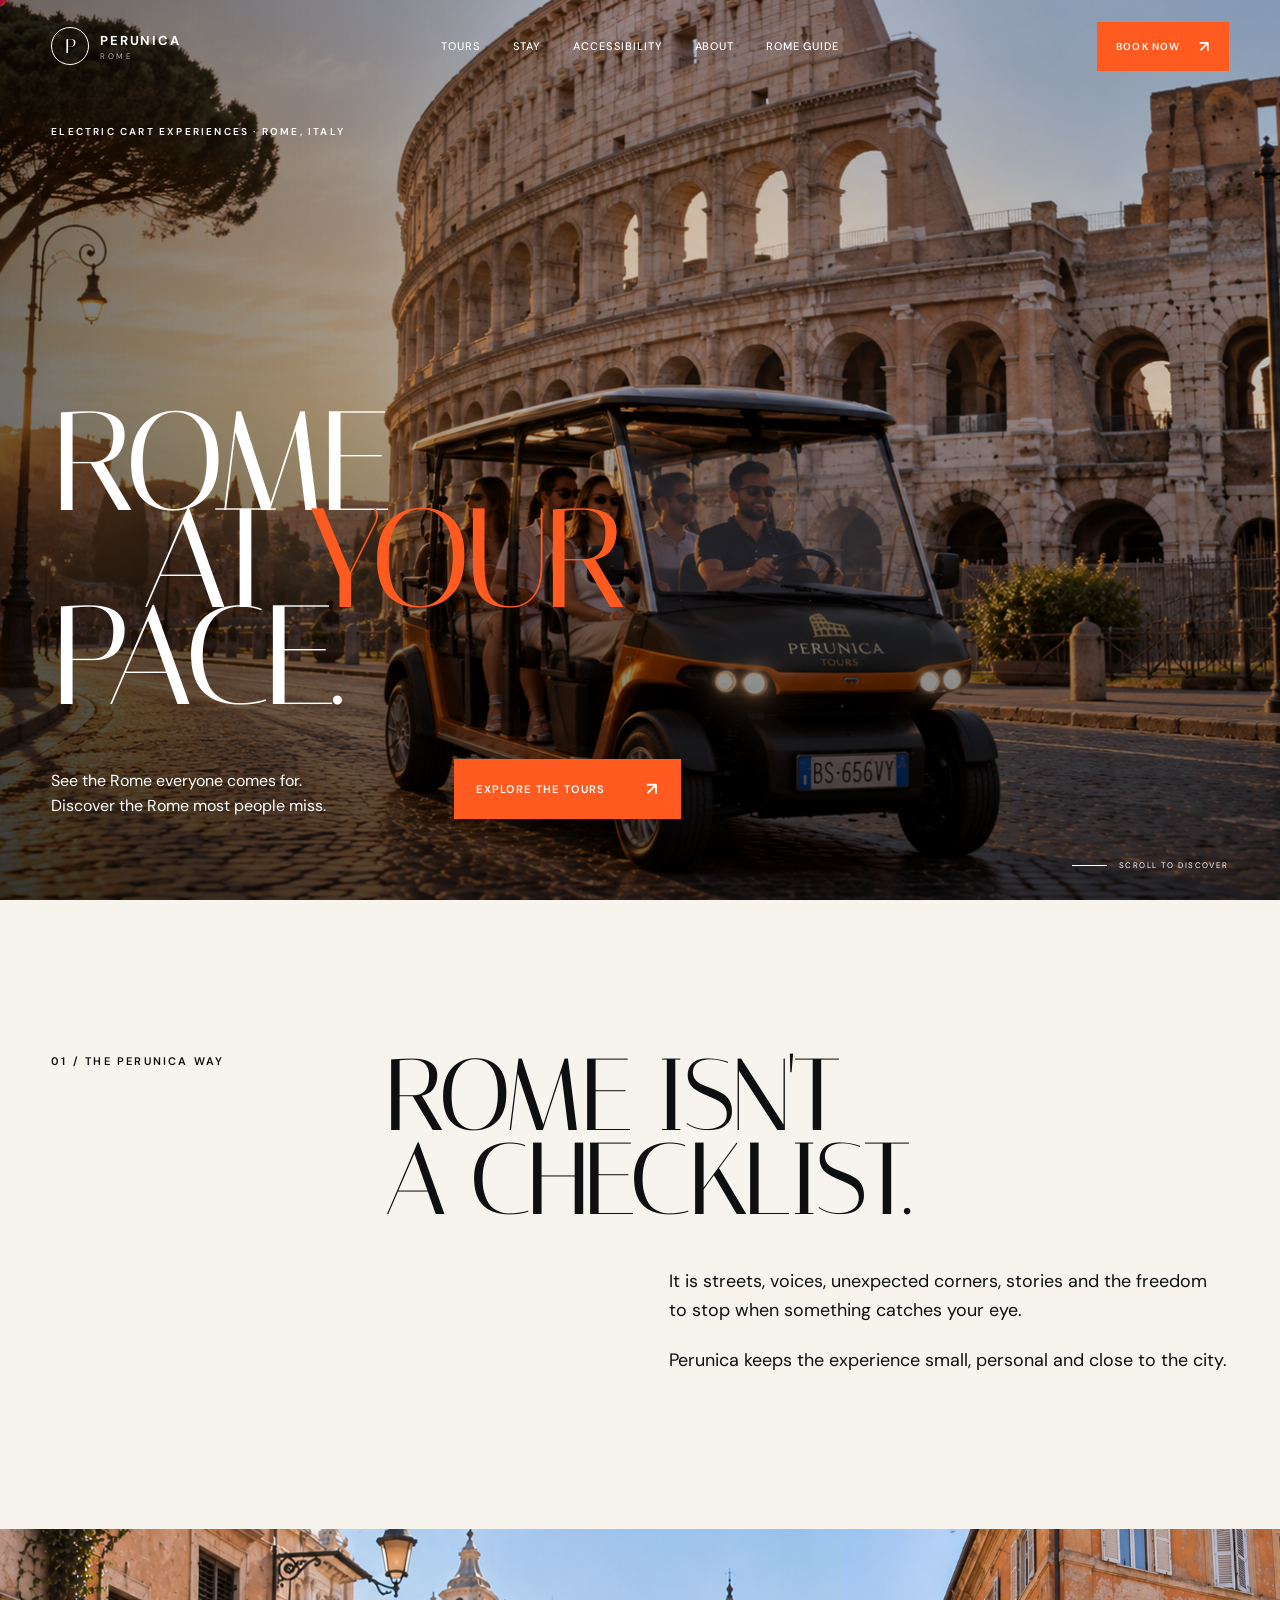
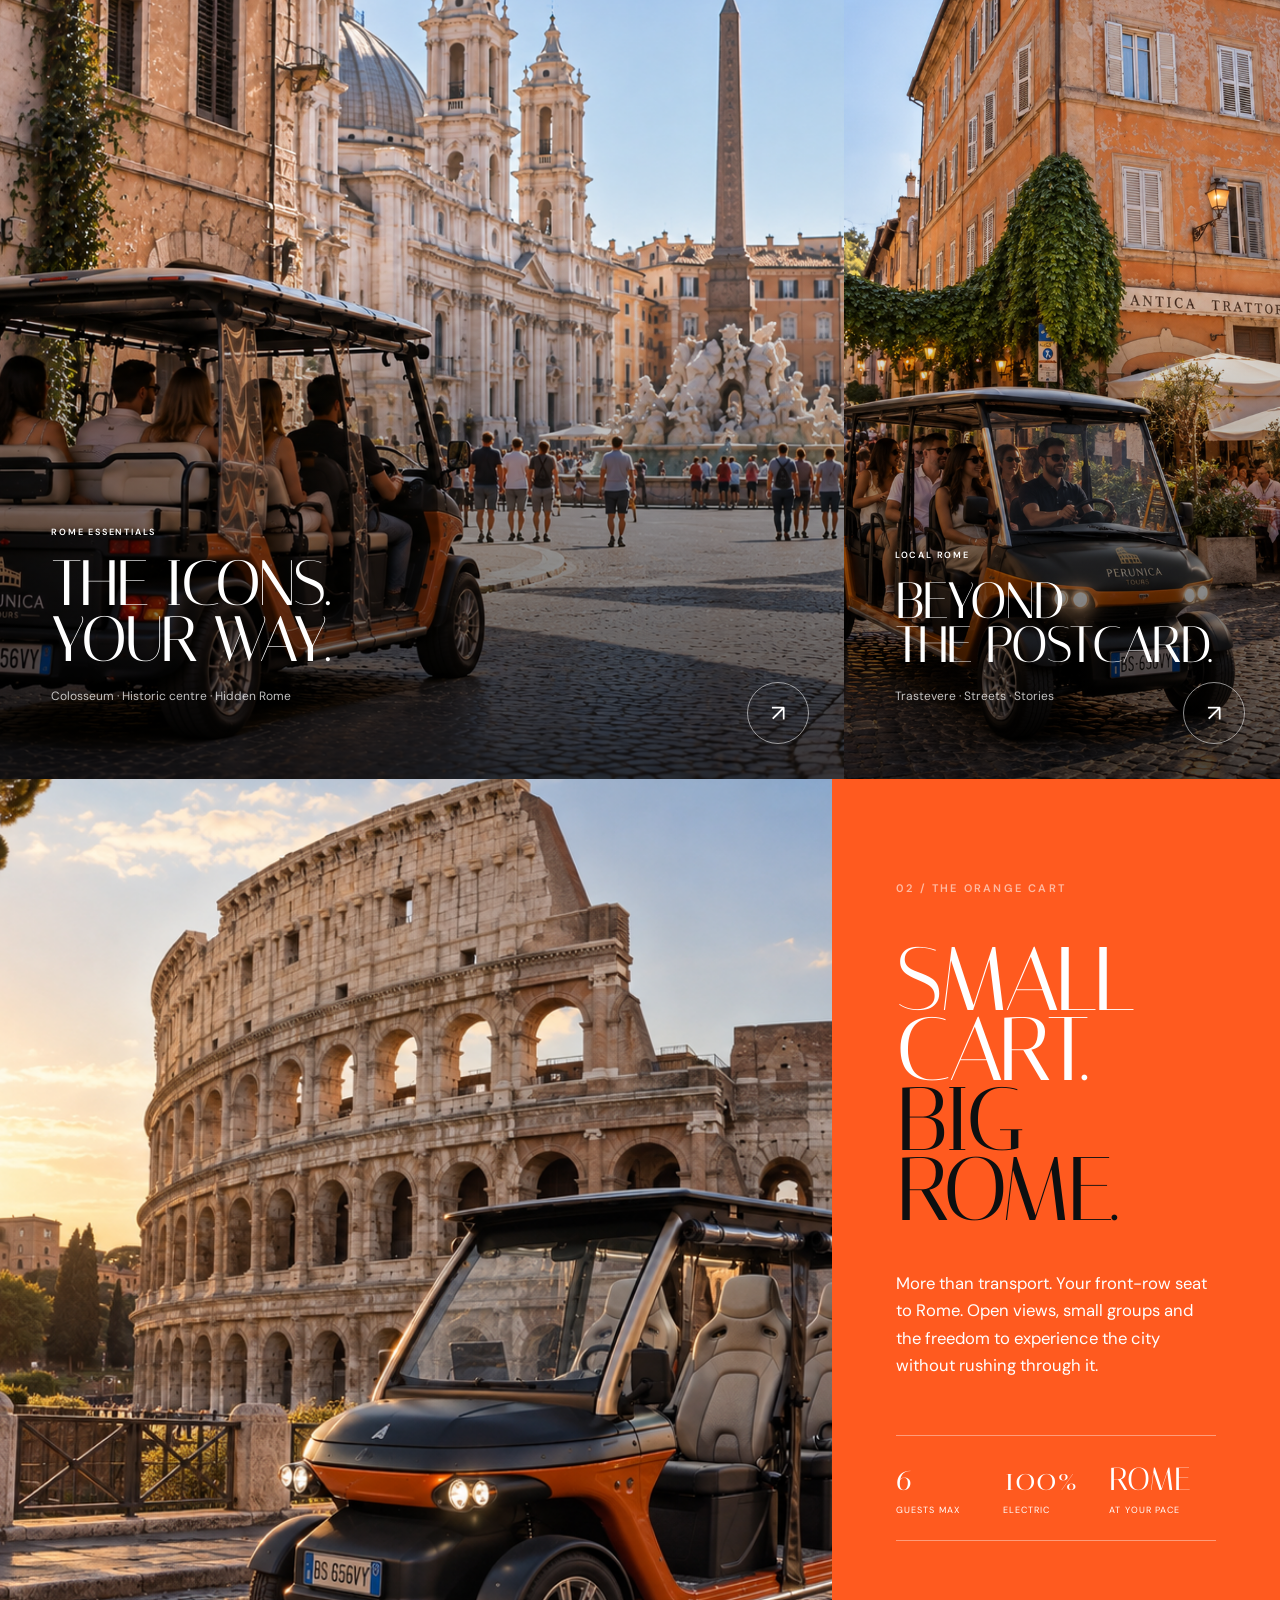
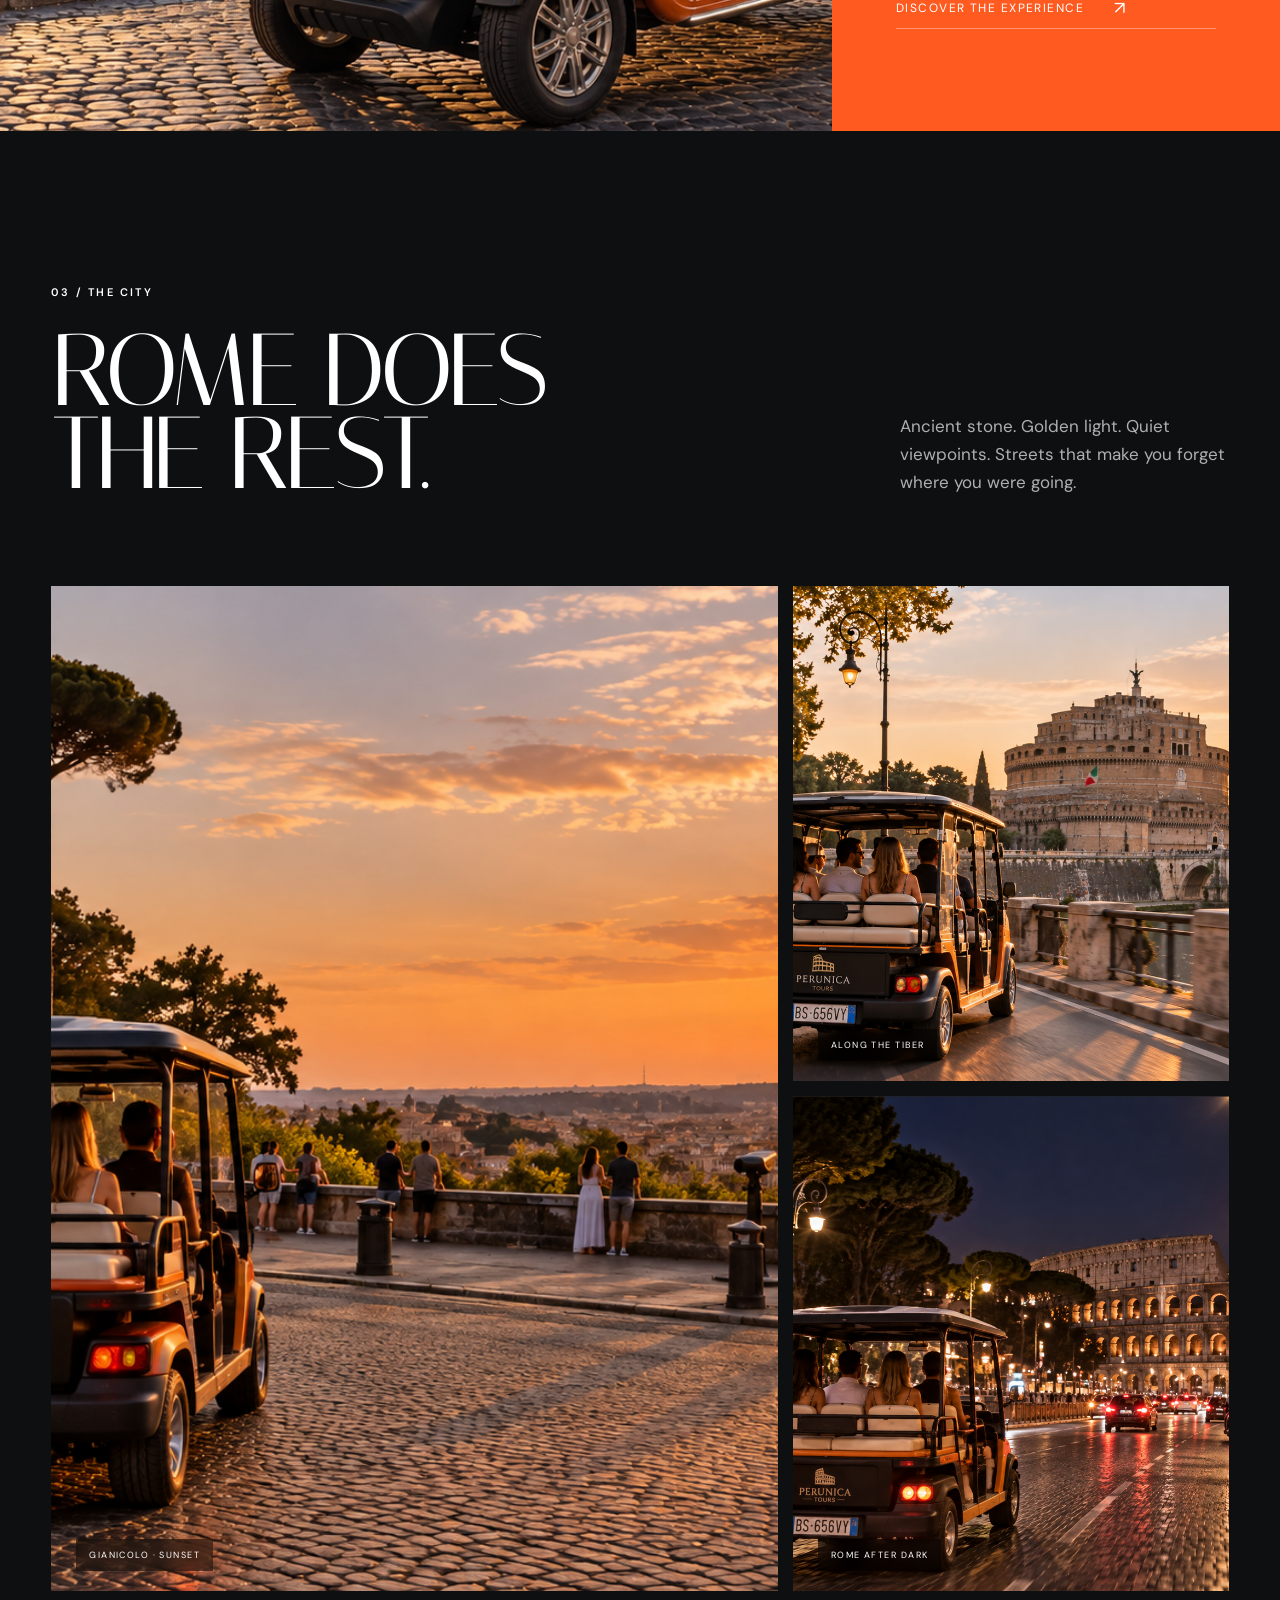
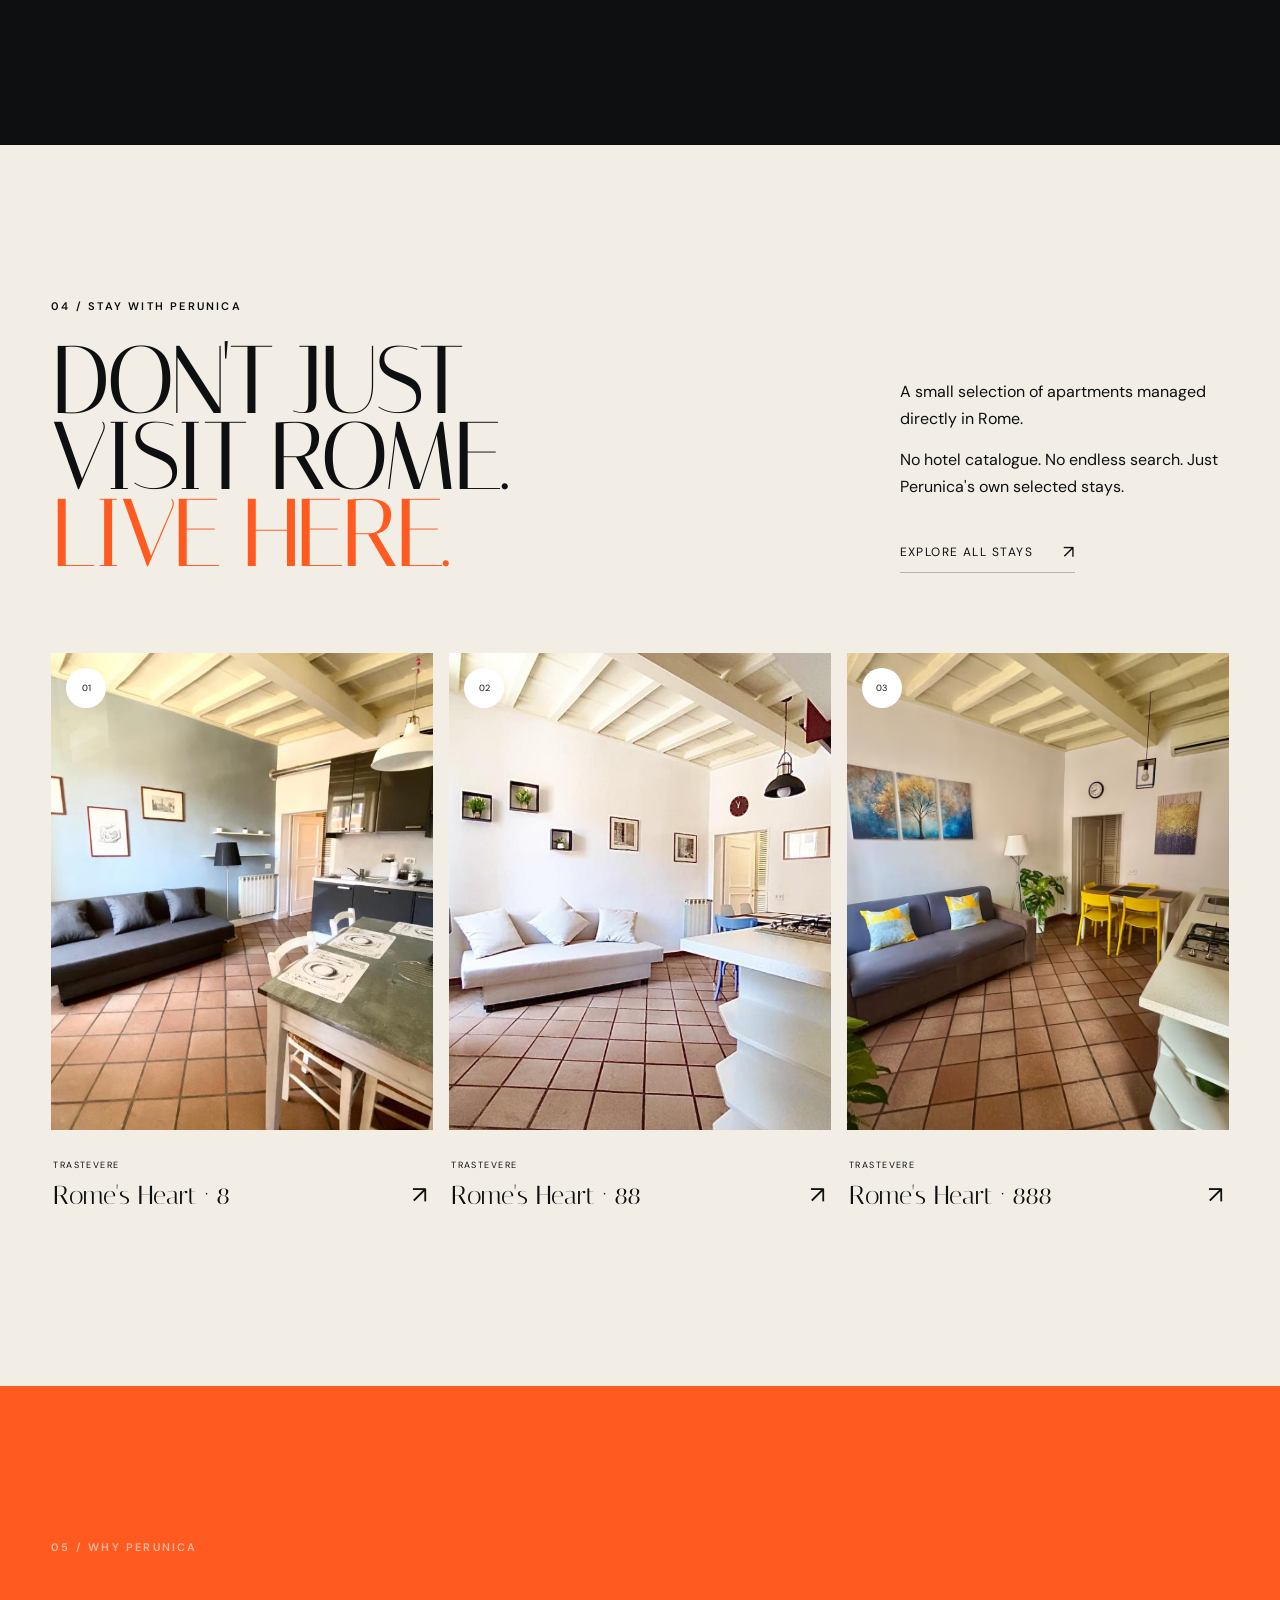
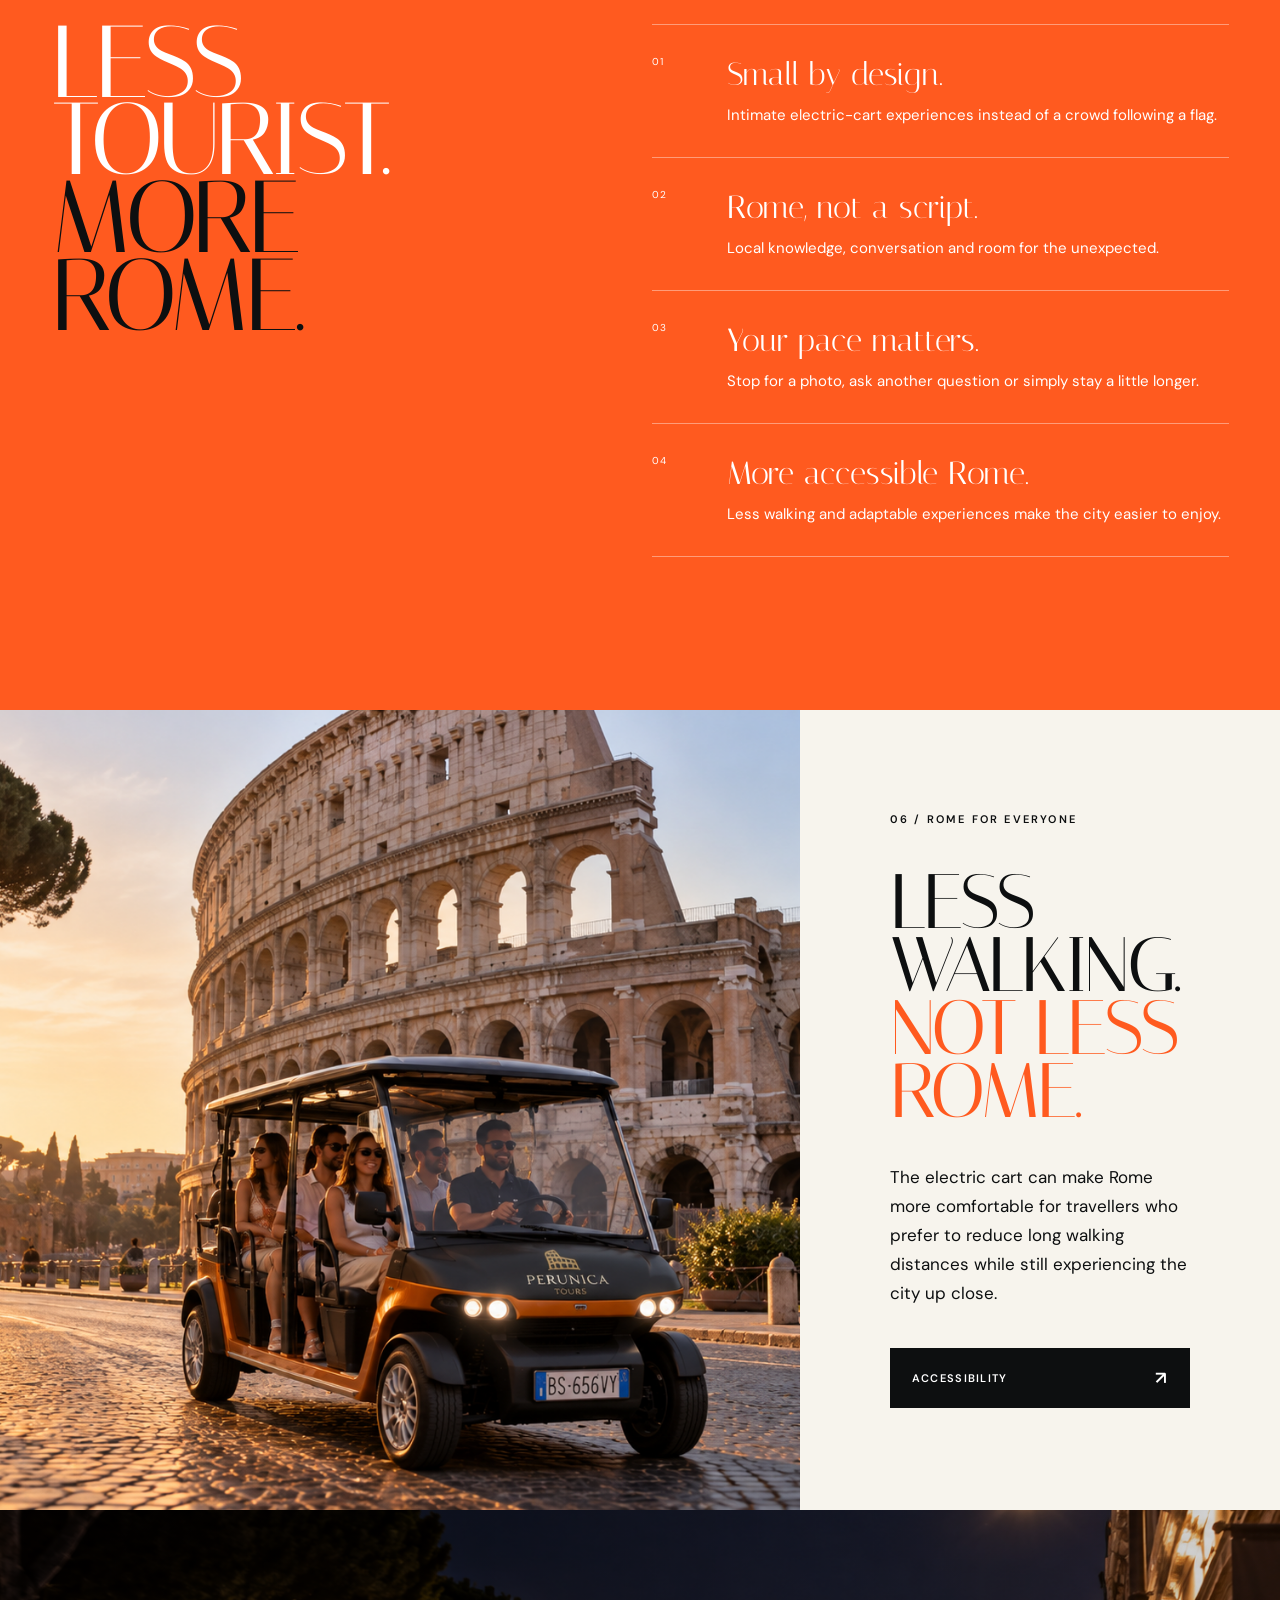
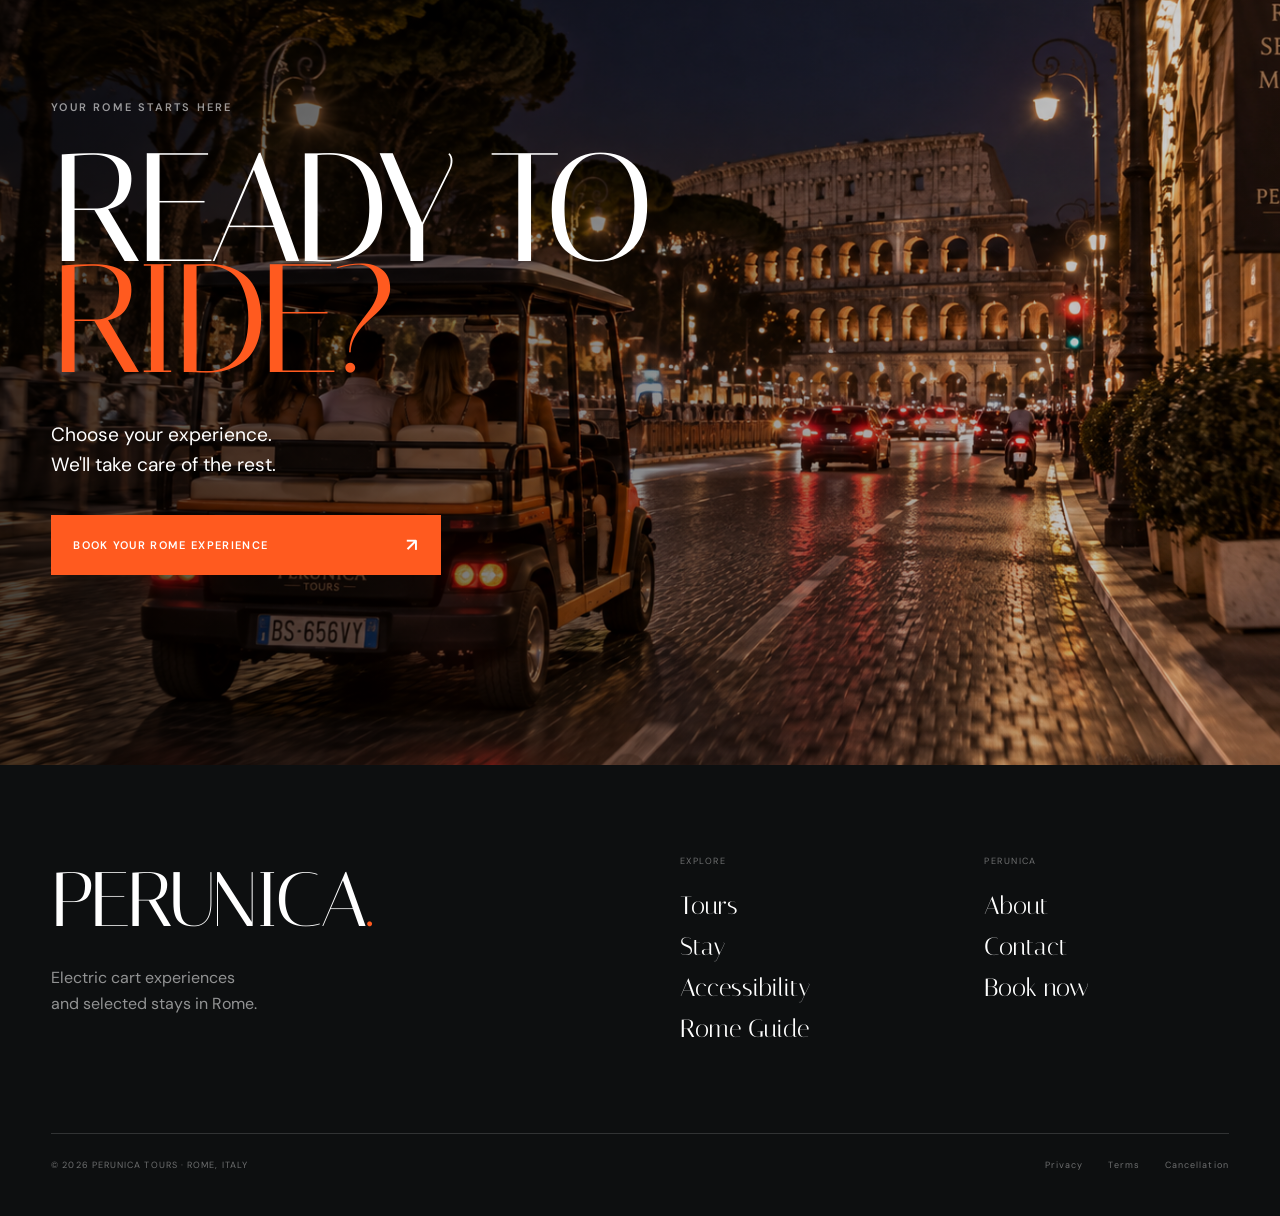
<file: index.html>
<!DOCTYPE html>
<html lang="en">
<head>
    <meta charset="UTF-8">
    <meta name="viewport" content="width=device-width, initial-scale=1.0">

    <title>Perunica Tours | Electric Cart Tours & Stays in Rome</title>

    <meta name="description"
          content="Discover Rome with Perunica Tours. Small-group electric cart experiences, local guides and selected stays in the heart of Rome.">

    <link rel="stylesheet" href="css/style.css">
</head>

<body>

    <!-- CURSOR DESKTOP -->
    <div class="cursor" aria-hidden="true"></div>


    <!-- =========================
         NAVIGATION
    ========================== -->

    <header class="site-header">

        <a href="index.html" class="brand" aria-label="Perunica Tours Home">
            <span class="brand-mark">P</span>

            <span class="brand-text">
                <strong>PERUNICA</strong>
                <small>ROME</small>
            </span>
        </a>


        <nav class="desktop-nav" aria-label="Main navigation">

            <a href="tours.html">Tours</a>
            <a href="stay.html">Stay</a>
            <a href="accessibility.html">Accessibility</a>
            <a href="about.html">About</a>
            <a href="journal.html">Rome Guide</a>

        </nav>


        <a href="book.html" class="nav-book">
            Book now
            <span>↗</span>
        </a>


        <button class="menu-toggle"
                aria-label="Open menu"
                aria-expanded="false">

            <span></span>
            <span></span>

        </button>

    </header>



    <!-- MOBILE MENU -->

    <div class="mobile-menu">

        <nav>

            <a href="tours.html">
                <span>01</span>
                Tours
            </a>

            <a href="stay.html">
                <span>02</span>
                Stay
            </a>

            <a href="accessibility.html">
                <span>03</span>
                Accessibility
            </a>

            <a href="about.html">
                <span>04</span>
                About
            </a>

            <a href="journal.html">
                <span>05</span>
                Rome Guide
            </a>

            <a href="contact.html">
                <span>06</span>
                Contact
            </a>

        </nav>


        <a href="book.html" class="mobile-book">
            Book your Rome experience
            <span>↗</span>
        </a>

    </div>



    <main>


        <!-- =========================
             HERO
        ========================== -->

        <section class="hero">

            <div class="hero-media"></div>

            <div class="hero-shade"></div>


            <div class="hero-topline">
                ELECTRIC CART EXPERIENCES · ROME, ITALY
            </div>


            <div class="hero-content">

                <h1>

                    <span>ROME</span>

                    <span>
                        AT
                        <em>YOUR</em>
                    </span>

                    <span>PACE.</span>

                </h1>


                <div class="hero-bottom">

                    <p>
                        See the Rome everyone comes for.<br>
                        Discover the Rome most people miss.
                    </p>


                    <a href="tours.html" class="button button-orange">

                        Explore the tours

                        <span>↗</span>

                    </a>

                </div>

            </div>


            <div class="hero-scroll">
                <span></span>
                SCROLL TO DISCOVER
            </div>

        </section>



        <!-- =========================
             INTRO / MANIFESTO
        ========================== -->

        <section class="manifesto section">

            <div class="container manifesto-grid">

                <div class="section-index">
                    01 / THE PERUNICA WAY
                </div>


                <div class="manifesto-copy reveal">

                    <h2>
                        ROME ISN'T<br>
                        A CHECKLIST.
                    </h2>

                    <p>
                        It is streets, voices, unexpected corners,
                        stories and the freedom to stop when something
                        catches your eye.
                    </p>

                    <p>
                        Perunica keeps the experience small,
                        personal and close to the city.
                    </p>

                </div>

            </div>

        </section>



        <!-- =========================
             TOUR EDITORIAL
        ========================== -->

        <section class="experience">

            <a href="tours.html"
               class="experience-card experience-large">

                <img
                    src="img/cart/perunica-cart-piazza-navona.webp"
                    alt="Perunica electric cart experience near Piazza Navona"
                    loading="lazy">

                <div class="experience-overlay"></div>

                <div class="experience-copy">

                    <span>ROME ESSENTIALS</span>

                    <h3>
                        THE ICONS.<br>
                        YOUR WAY.
                    </h3>

                    <p>
                        Colosseum · Historic centre · Hidden Rome
                    </p>

                </div>

                <div class="circle-arrow">↗</div>

            </a>



            <a href="tours.html"
               class="experience-card experience-small">

                <img
                    src="img/cart/perunica-cart-trastevere-sora-cencia.webp"
                    alt="Perunica electric cart in Trastevere"
                    loading="lazy">

                <div class="experience-overlay"></div>

                <div class="experience-copy">

                    <span>LOCAL ROME</span>

                    <h3>
                        BEYOND<br>
                        THE POSTCARD.
                    </h3>

                    <p>
                        Trastevere · Streets · Stories
                    </p>

                </div>

                <div class="circle-arrow">↗</div>

            </a>

        </section>



        <!-- =========================
             THE ORANGE CART
        ========================== -->

        <section class="cart-story">

            <div class="cart-image reveal-image">

                <img
                    src="img/cart/perunica-cart.webp"
                    alt="Perunica Tours orange electric cart in Rome"
                    loading="lazy">

            </div>


            <div class="cart-copy">

                <div class="section-index light">
                    02 / THE ORANGE CART
                </div>


                <h2 class="reveal">
                    SMALL CART.<br>
                    <span>BIG ROME.</span>
                </h2>


                <p>
                    More than transport. Your front-row seat to Rome.
                    Open views, small groups and the freedom to experience
                    the city without rushing through it.
                </p>


                <div class="cart-facts">

                    <div>
                        <strong>6</strong>
                        <span>guests max</span>
                    </div>

                    <div>
                        <strong>100%</strong>
                        <span>electric</span>
                    </div>

                    <div>
                        <strong>ROME</strong>
                        <span>at your pace</span>
                    </div>

                </div>


                <a href="tours.html" class="text-link">
                    Discover the experience
                    <span>↗</span>
                </a>

            </div>

        </section>



        <!-- =========================
             ROME MOSAIC
        ========================== -->

        <section class="rome-section section">

            <div class="container">

                <div class="rome-heading">

                    <div>

                        <div class="section-index">
                            03 / THE CITY
                        </div>

                        <h2 class="reveal">
                            ROME DOES<br>
                            THE REST.
                        </h2>

                    </div>


                    <p>
                        Ancient stone. Golden light. Quiet viewpoints.
                        Streets that make you forget where you were going.
                    </p>

                </div>



                <div class="rome-grid">

                    <figure class="rome-photo rome-photo-a">

                        <img
                            src="img/cart/perunica-cart-gianicolo.webp"
                            alt="Perunica electric cart at Gianicolo viewpoint"
                            loading="lazy">

                        <figcaption>
                            GIANICOLO · SUNSET
                        </figcaption>

                    </figure>



                    <figure class="rome-photo rome-photo-b">

                        <img
                            src="img/cart/perunica-cart-castel-santangelo.webp"
                            alt="Perunica electric cart near Castel Sant'Angelo"
                            loading="lazy">

                        <figcaption>
                            ALONG THE TIBER
                        </figcaption>

                    </figure>



                    <figure class="rome-photo rome-photo-c">

                        <img
                            src="img/cart/perunica-cart-rome-night.webp"
                            alt="Perunica electric cart during a Rome night experience"
                            loading="lazy">

                        <figcaption>
                            ROME AFTER DARK
                        </figcaption>

                    </figure>

                </div>

            </div>

        </section>



        <!-- =========================
             STAY
        ========================== -->

        <section class="stay-section">

            <div class="container">

                <div class="stay-head">

                    <div>

                        <div class="section-index">
                            04 / STAY WITH PERUNICA
                        </div>

                        <h2 class="reveal">
                            DON'T JUST<br>
                            VISIT ROME.
                            <span>LIVE HERE.</span>
                        </h2>

                    </div>


                    <div class="stay-intro">

                        <p>
                            A small selection of apartments managed
                            directly in Rome.
                        </p>

                        <p>
                            No hotel catalogue. No endless search.
                            Just Perunica's own selected stays.
                        </p>

                        <a href="stay.html" class="text-link dark-link">
                            Explore all stays
                            <span>↗</span>
                        </a>

                    </div>

                </div>



                <div class="stay-grid">

                    <a href="stay.html" class="stay-card">

                        <div class="stay-image">

                            <img
                                src="img/stays/appartament8.jpg"
                                alt="Rome's Heart apartment 8 in Trastevere"
                                loading="lazy">

                            <span class="stay-number">01</span>

                        </div>


                        <div class="stay-info">

                            <div>

                                <span>TRASTEVERE</span>

                                <h3>
                                    Rome's Heart · 8
                                </h3>

                            </div>

                            <span class="stay-arrow">↗</span>

                        </div>

                    </a>



                    <a href="stay.html" class="stay-card">

                        <div class="stay-image">

                            <img
                                src="img/stays/appartament88.jpg"
                                alt="Rome's Heart apartment 88 in Trastevere"
                                loading="lazy">

                            <span class="stay-number">02</span>

                        </div>


                        <div class="stay-info">

                            <div>

                                <span>TRASTEVERE</span>

                                <h3>
                                    Rome's Heart · 88
                                </h3>

                            </div>

                            <span class="stay-arrow">↗</span>

                        </div>

                    </a>



                    <a href="stay.html" class="stay-card">

                        <div class="stay-image">

                            <img
                                src="img/stays/appartament888.jpg"
                                alt="Rome's Heart apartment in Trastevere"
                                loading="lazy">

                            <span class="stay-number">03</span>

                        </div>


                        <div class="stay-info">

                            <div>

                                <span>TRASTEVERE</span>

                                <h3>
                                    Rome's Heart · 888
                                </h3>

                            </div>

                            <span class="stay-arrow">↗</span>

                        </div>

                    </a>

                </div>

            </div>

        </section>



        <!-- =========================
             WHY PERUNICA
        ========================== -->

        <section class="why-section">

            <div class="container">

                <div class="section-index light">
                    05 / WHY PERUNICA
                </div>


                <div class="why-grid">

                    <h2 class="reveal">
                        LESS<br>
                        TOURIST.<br>
                        <span>MORE ROME.</span>
                    </h2>


                    <div class="reasons">

                        <article>

                            <span>01</span>

                            <div>

                                <h3>Small by design.</h3>

                                <p>
                                    Intimate electric-cart experiences
                                    instead of a crowd following a flag.
                                </p>

                            </div>

                        </article>


                        <article>

                            <span>02</span>

                            <div>

                                <h3>Rome, not a script.</h3>

                                <p>
                                    Local knowledge, conversation and
                                    room for the unexpected.
                                </p>

                            </div>

                        </article>


                        <article>

                            <span>03</span>

                            <div>

                                <h3>Your pace matters.</h3>

                                <p>
                                    Stop for a photo, ask another question
                                    or simply stay a little longer.
                                </p>

                            </div>

                        </article>


                        <article>

                            <span>04</span>

                            <div>

                                <h3>More accessible Rome.</h3>

                                <p>
                                    Less walking and adaptable experiences
                                    make the city easier to enjoy.
                                </p>

                            </div>

                        </article>

                    </div>

                </div>

            </div>

        </section>



        <!-- =========================
             ACCESSIBILITY
        ========================== -->

        <section class="access-section">

            <div class="access-photo">

                <img
                    src="img/cart/perunica-cart-colosseo.webp"
                    alt="Accessible electric cart experience at the Colosseum"
                    loading="lazy">

            </div>


            <div class="access-copy">

                <div class="section-index">
                    06 / ROME FOR EVERYONE
                </div>


                <h2 class="reveal">
                    LESS WALKING.<br>
                    <span>NOT LESS ROME.</span>
                </h2>


                <p>
                    The electric cart can make Rome more comfortable
                    for travellers who prefer to reduce long walking
                    distances while still experiencing the city up close.
                </p>


                <a href="accessibility.html" class="button button-dark">

                    Accessibility

                    <span>↗</span>

                </a>

            </div>

        </section>



        <!-- =========================
             FINAL NIGHT CTA
        ========================== -->

        <section class="final-cta">

            <div class="final-bg"></div>
            <div class="final-shade"></div>


            <div class="final-content">

                <div class="section-index light">
                    YOUR ROME STARTS HERE
                </div>


                <h2 class="reveal">
                    READY TO<br>
                    <span>RIDE?</span>
                </h2>


                <p>
                    Choose your experience.<br>
                    We'll take care of the rest.
                </p>


                <a href="book.html"
                   class="button button-orange button-large">

                    Book your Rome experience

                    <span>↗</span>

                </a>

            </div>

        </section>


    </main>



    <!-- =========================
         FOOTER
    ========================== -->

    <footer class="site-footer">

        <div class="footer-top">

            <div class="footer-brand">

                <div class="footer-logo">
                    PERUNICA<span>.</span>
                </div>

                <p>
                    Electric cart experiences<br>
                    and selected stays in Rome.
                </p>

            </div>


            <div class="footer-links">

                <div>

                    <span>EXPLORE</span>

                    <a href="tours.html">Tours</a>
                    <a href="stay.html">Stay</a>
                    <a href="accessibility.html">Accessibility</a>
                    <a href="journal.html">Rome Guide</a>

                </div>


                <div>

                    <span>PERUNICA</span>

                    <a href="about.html">About</a>
                    <a href="contact.html">Contact</a>
                    <a href="book.html">Book now</a>

                </div>

            </div>

        </div>


        <div class="footer-bottom">

            <span>
                © 2026 PERUNICA TOURS · ROME, ITALY
            </span>

            <div>
                <a href="#">Privacy</a>
                <a href="#">Terms</a>
                <a href="#">Cancellation</a>
            </div>

        </div>

    </footer>



    <!-- MOBILE BOOKING BAR -->

    <a href="book.html" class="mobile-book-bar">
        BOOK YOUR ROME EXPERIENCE
        <span>↗</span>
    </a>


    <script src="js/main.js"></script>

</body>
</html>
</file>
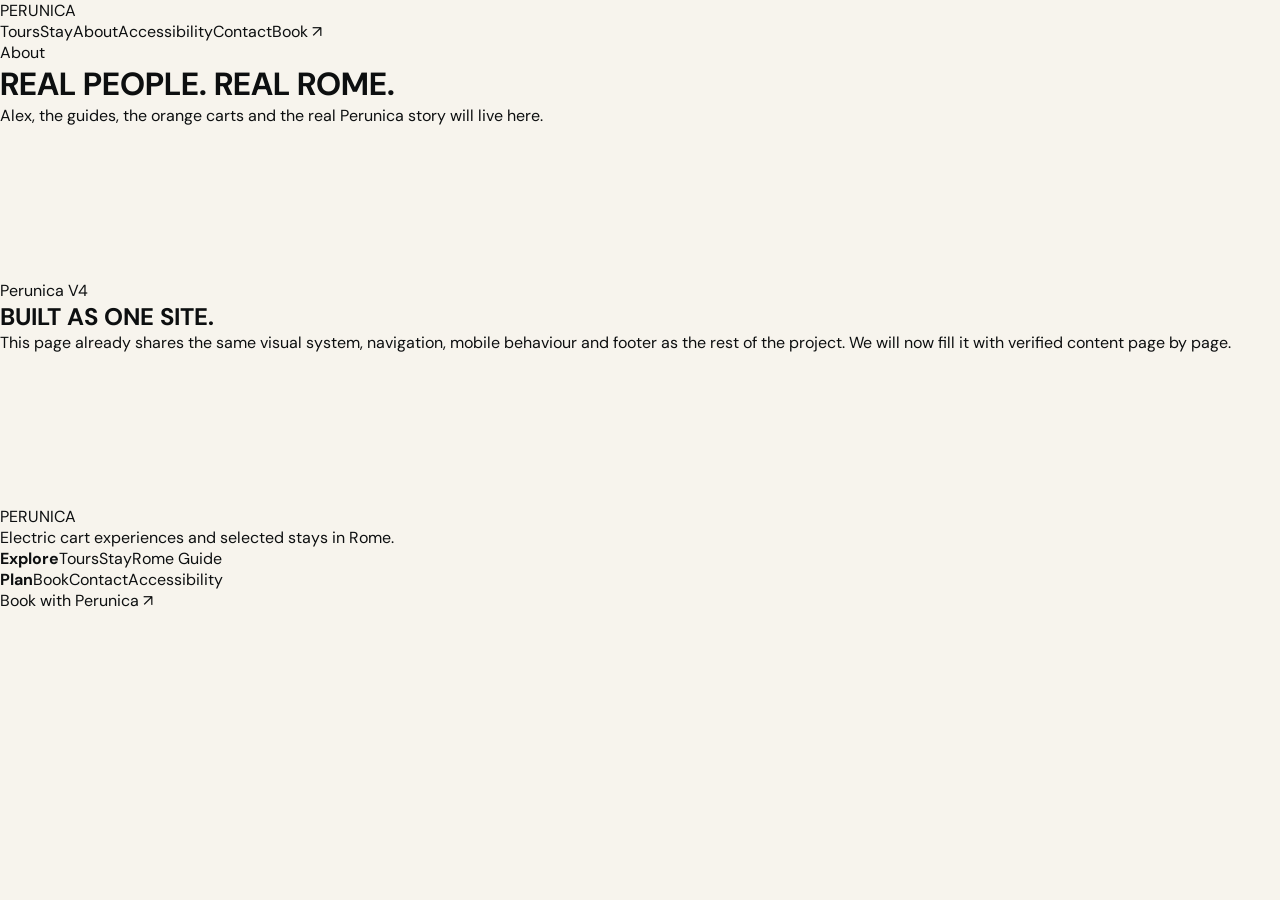
<file: about.html>
<!doctype html><html lang="en"><head><meta charset="utf-8"><meta name="viewport" content="width=device-width,initial-scale=1"><title>About — Perunica</title><link rel="stylesheet" href="css/style.css"></head><body><nav class="nav"><div class="wrap navrow"><a class="logo" href="index.html">PERUNICA</a><div class="links"><a href="tours.html">Tours</a><a href="stay.html">Stay</a><a href="about.html">About</a><a href="accessibility.html">Accessibility</a><a href="contact.html">Contact</a><a class="btn" href="book.html">Book ↗</a></div></div></nav><header class="pagehero"><div class="wrap"><div class="eye">About</div><h1>REAL PEOPLE. REAL ROME.</h1><p class="lead">Alex, the guides, the orange carts and the real Perunica story will live here.</p></div></header><section class="section"><div class="wrap split"><div class="eye">Perunica V4</div><div><h2 class="display">BUILT AS ONE SITE.</h2><p class="lead">This page already shares the same visual system, navigation, mobile behaviour and footer as the rest of the project. We will now fill it with verified content page by page.</p></div></div></section><footer><div class="wrap foot"><div><div class="flogo">PERUNICA</div><p>Electric cart experiences and selected stays in Rome.</p></div><div><b>Explore</b><a href="tours.html">Tours</a><a href="stay.html">Stay</a><a href="journal.html">Rome Guide</a></div><div><b>Plan</b><a href="book.html">Book</a><a href="contact.html">Contact</a><a href="accessibility.html">Accessibility</a></div></div></footer><a class="mobile" href="book.html">Book with Perunica ↗</a><script src="js/main.js"></script></body></html>
</file>
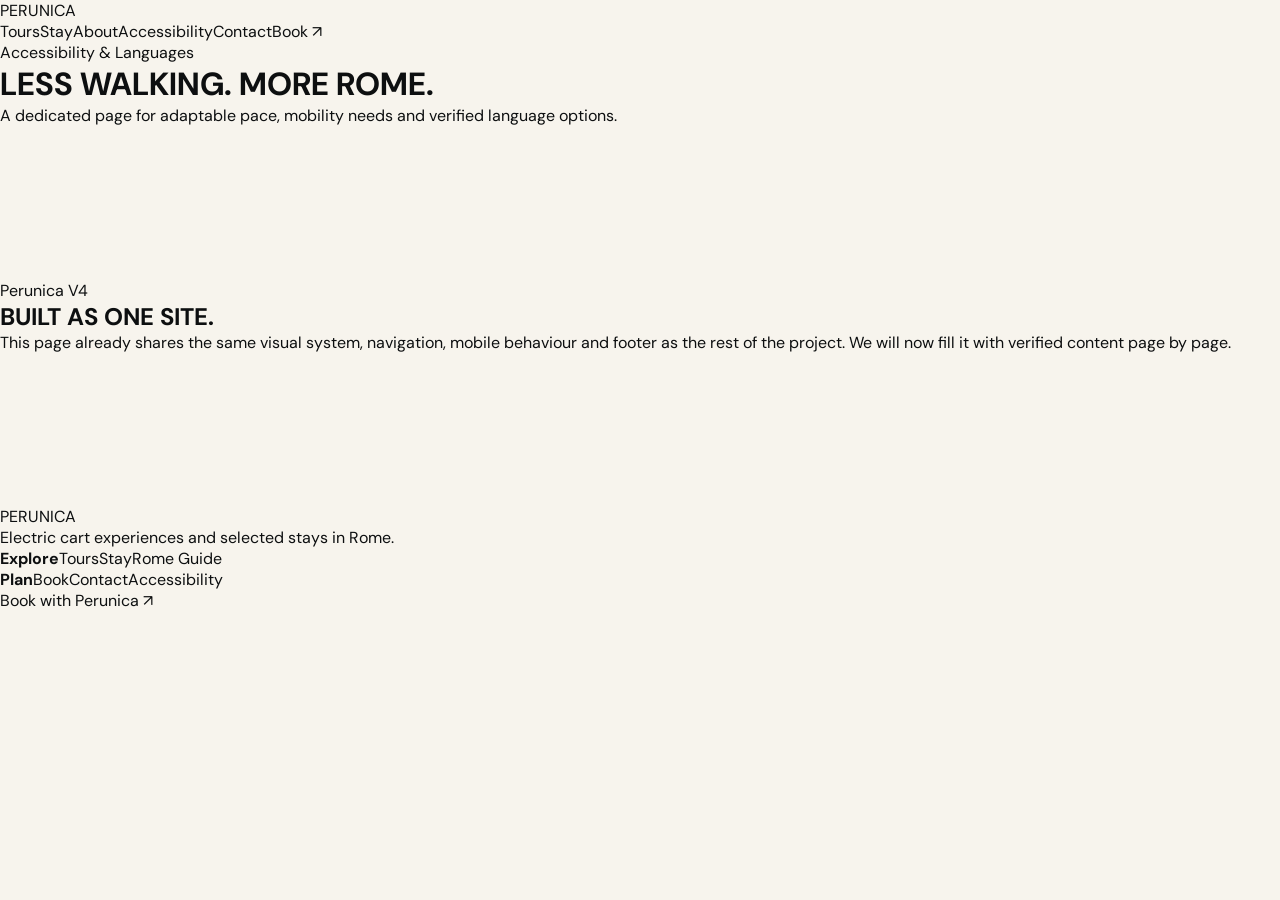
<file: accessibility.html>
<!doctype html><html lang="en"><head><meta charset="utf-8"><meta name="viewport" content="width=device-width,initial-scale=1"><title>Accessibility & Languages — Perunica</title><link rel="stylesheet" href="css/style.css"></head><body><nav class="nav"><div class="wrap navrow"><a class="logo" href="index.html">PERUNICA</a><div class="links"><a href="tours.html">Tours</a><a href="stay.html">Stay</a><a href="about.html">About</a><a href="accessibility.html">Accessibility</a><a href="contact.html">Contact</a><a class="btn" href="book.html">Book ↗</a></div></div></nav><header class="pagehero"><div class="wrap"><div class="eye">Accessibility & Languages</div><h1>LESS WALKING. MORE ROME.</h1><p class="lead">A dedicated page for adaptable pace, mobility needs and verified language options.</p></div></header><section class="section"><div class="wrap split"><div class="eye">Perunica V4</div><div><h2 class="display">BUILT AS ONE SITE.</h2><p class="lead">This page already shares the same visual system, navigation, mobile behaviour and footer as the rest of the project. We will now fill it with verified content page by page.</p></div></div></section><footer><div class="wrap foot"><div><div class="flogo">PERUNICA</div><p>Electric cart experiences and selected stays in Rome.</p></div><div><b>Explore</b><a href="tours.html">Tours</a><a href="stay.html">Stay</a><a href="journal.html">Rome Guide</a></div><div><b>Plan</b><a href="book.html">Book</a><a href="contact.html">Contact</a><a href="accessibility.html">Accessibility</a></div></div></footer><a class="mobile" href="book.html">Book with Perunica ↗</a><script src="js/main.js"></script></body></html>
</file>
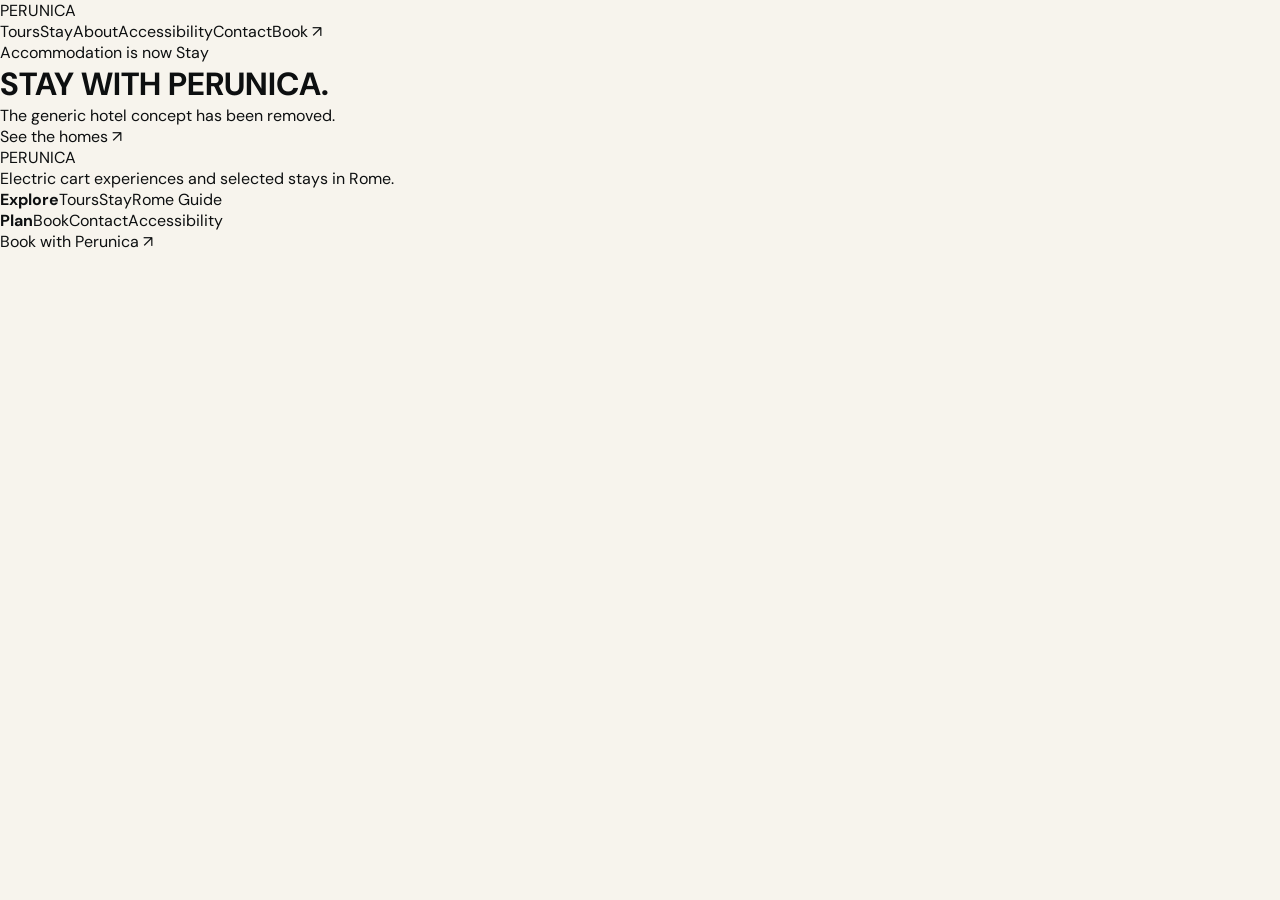
<file: accommodation.html>
<!doctype html><html lang="en"><head><meta charset="utf-8"><meta name="viewport" content="width=device-width,initial-scale=1"><title>Stay — Perunica</title><link rel="stylesheet" href="css/style.css"></head><body><nav class="nav"><div class="wrap navrow"><a class="logo" href="index.html">PERUNICA</a><div class="links"><a href="tours.html">Tours</a><a href="stay.html">Stay</a><a href="about.html">About</a><a href="accessibility.html">Accessibility</a><a href="contact.html">Contact</a><a class="btn" href="book.html">Book ↗</a></div></div></nav><header class="pagehero"><div class="wrap"><div class="eye">Accommodation is now Stay</div><h1>STAY WITH PERUNICA.</h1><p class="lead">The generic hotel concept has been removed.</p><a class="btn" href="stay.html">See the homes ↗</a></div></header><footer><div class="wrap foot"><div><div class="flogo">PERUNICA</div><p>Electric cart experiences and selected stays in Rome.</p></div><div><b>Explore</b><a href="tours.html">Tours</a><a href="stay.html">Stay</a><a href="journal.html">Rome Guide</a></div><div><b>Plan</b><a href="book.html">Book</a><a href="contact.html">Contact</a><a href="accessibility.html">Accessibility</a></div></div></footer><a class="mobile" href="book.html">Book with Perunica ↗</a><script src="js/main.js"></script></body></html>
</file>
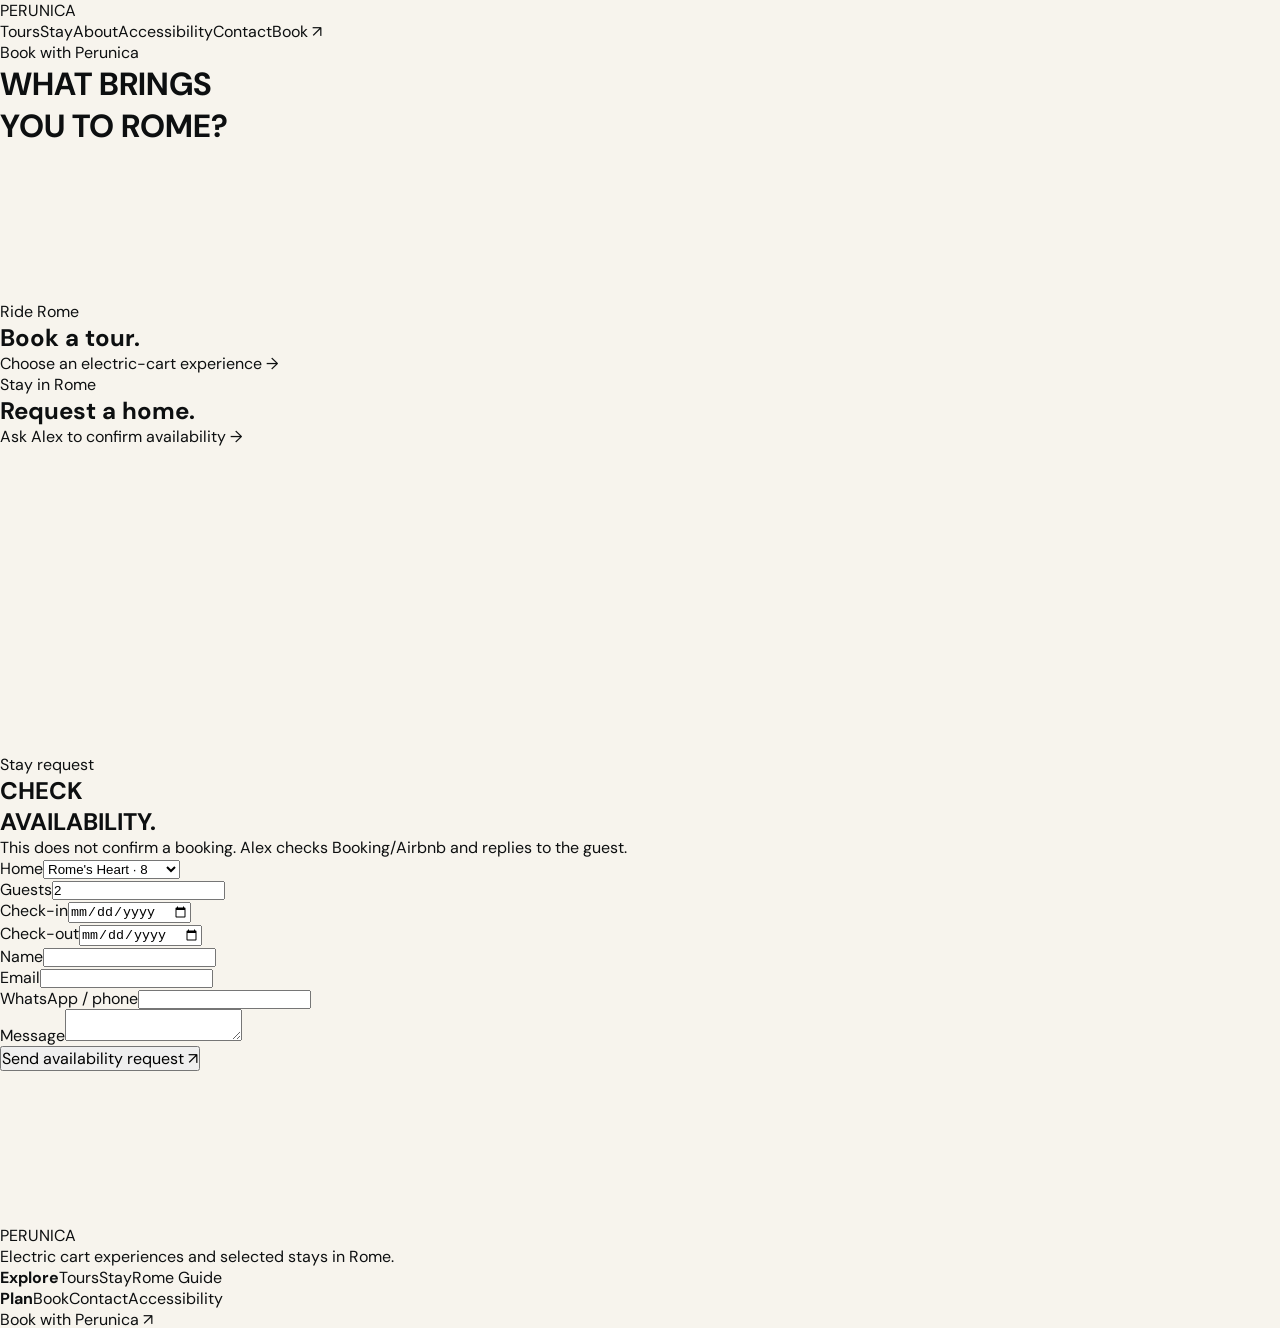
<file: book.html>
<!doctype html><html lang="en"><head><meta charset="utf-8"><meta name="viewport" content="width=device-width,initial-scale=1"><title>Book — Perunica</title><link rel="stylesheet" href="css/style.css"></head><body><nav class="nav"><div class="wrap navrow"><a class="logo" href="index.html">PERUNICA</a><div class="links"><a href="tours.html">Tours</a><a href="stay.html">Stay</a><a href="about.html">About</a><a href="accessibility.html">Accessibility</a><a href="contact.html">Contact</a><a class="btn" href="book.html">Book ↗</a></div></div></nav><header class="pagehero"><div class="wrap"><div class="eye">Book with Perunica</div><h1>WHAT BRINGS<br>YOU TO ROME?</h1></div></header><section class="section"><div class="wrap choices"><a class="choice" style="background-image:linear-gradient(#0003,#0007),url('https://perunicatours.com/assets/hero-colosseum-desktop-first-frame.jpg')" href="tours.html"><div><div class="eye">Ride Rome</div><h2>Book a tour.</h2><p>Choose an electric-cart experience →</p></div></a><a class="choice" style="background-image:linear-gradient(#0003,#0007),url('https://perunicatours.com/assets/home-wall/01-guests-480.webp')" href="#stay"><div><div class="eye">Stay in Rome</div><h2>Request a home.</h2><p>Ask Alex to confirm availability →</p></div></a></div></section><section class="section" id="stay" style="background:var(--c)"><div class="wrap split"><div><div class="eye">Stay request</div><h2 class="display">CHECK<br>AVAILABILITY.</h2><p class="lead">This does not confirm a booking. Alex checks Booking/Airbnb and replies to the guest.</p></div><form class="form" onsubmit="event.preventDefault();alert('Demo: request ready to be connected to Perunica email.')"><div class="grid2"><div class="field"><label>Home</label><select><option>Rome's Heart · 8</option><option>Rome's Heart · 88</option><option>Rome's Heart · 888</option></select></div><div class="field"><label>Guests</label><input type="number" min="1" value="2"></div><div class="field"><label>Check-in</label><input type="date"></div><div class="field"><label>Check-out</label><input type="date"></div><div class="field"><label>Name</label><input required></div><div class="field"><label>Email</label><input type="email" required></div><div class="field full"><label>WhatsApp / phone</label><input></div><div class="field full"><label>Message</label><textarea></textarea></div><div class="field full"><button class="btn">Send availability request ↗</button></div></div></form></div></section><footer><div class="wrap foot"><div><div class="flogo">PERUNICA</div><p>Electric cart experiences and selected stays in Rome.</p></div><div><b>Explore</b><a href="tours.html">Tours</a><a href="stay.html">Stay</a><a href="journal.html">Rome Guide</a></div><div><b>Plan</b><a href="book.html">Book</a><a href="contact.html">Contact</a><a href="accessibility.html">Accessibility</a></div></div></footer><a class="mobile" href="book.html">Book with Perunica ↗</a><script src="js/main.js"></script></body></html>
</file>
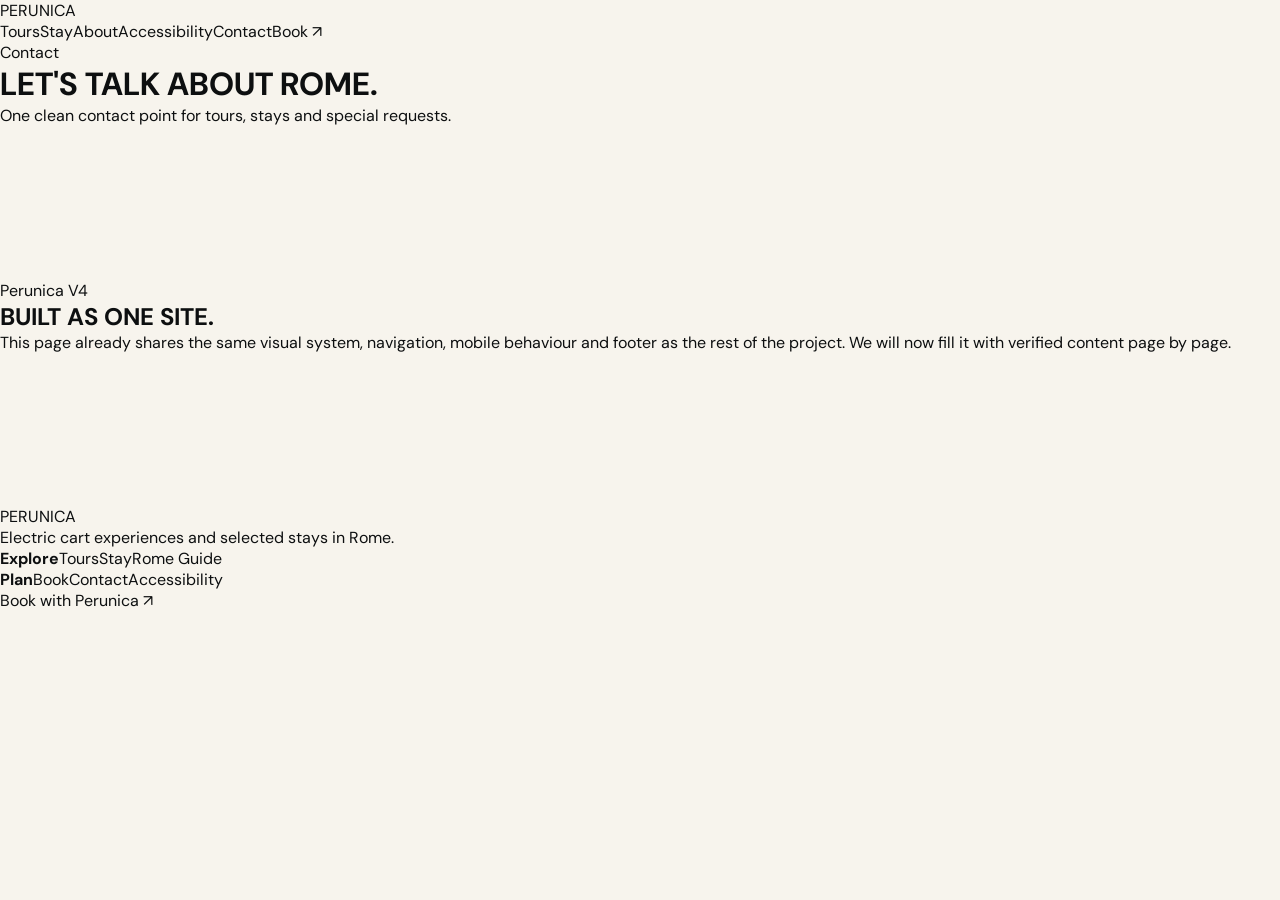
<file: contact.html>
<!doctype html><html lang="en"><head><meta charset="utf-8"><meta name="viewport" content="width=device-width,initial-scale=1"><title>Contact — Perunica</title><link rel="stylesheet" href="css/style.css"></head><body><nav class="nav"><div class="wrap navrow"><a class="logo" href="index.html">PERUNICA</a><div class="links"><a href="tours.html">Tours</a><a href="stay.html">Stay</a><a href="about.html">About</a><a href="accessibility.html">Accessibility</a><a href="contact.html">Contact</a><a class="btn" href="book.html">Book ↗</a></div></div></nav><header class="pagehero"><div class="wrap"><div class="eye">Contact</div><h1>LET'S TALK ABOUT ROME.</h1><p class="lead">One clean contact point for tours, stays and special requests.</p></div></header><section class="section"><div class="wrap split"><div class="eye">Perunica V4</div><div><h2 class="display">BUILT AS ONE SITE.</h2><p class="lead">This page already shares the same visual system, navigation, mobile behaviour and footer as the rest of the project. We will now fill it with verified content page by page.</p></div></div></section><footer><div class="wrap foot"><div><div class="flogo">PERUNICA</div><p>Electric cart experiences and selected stays in Rome.</p></div><div><b>Explore</b><a href="tours.html">Tours</a><a href="stay.html">Stay</a><a href="journal.html">Rome Guide</a></div><div><b>Plan</b><a href="book.html">Book</a><a href="contact.html">Contact</a><a href="accessibility.html">Accessibility</a></div></div></footer><a class="mobile" href="book.html">Book with Perunica ↗</a><script src="js/main.js"></script></body></html>
</file>
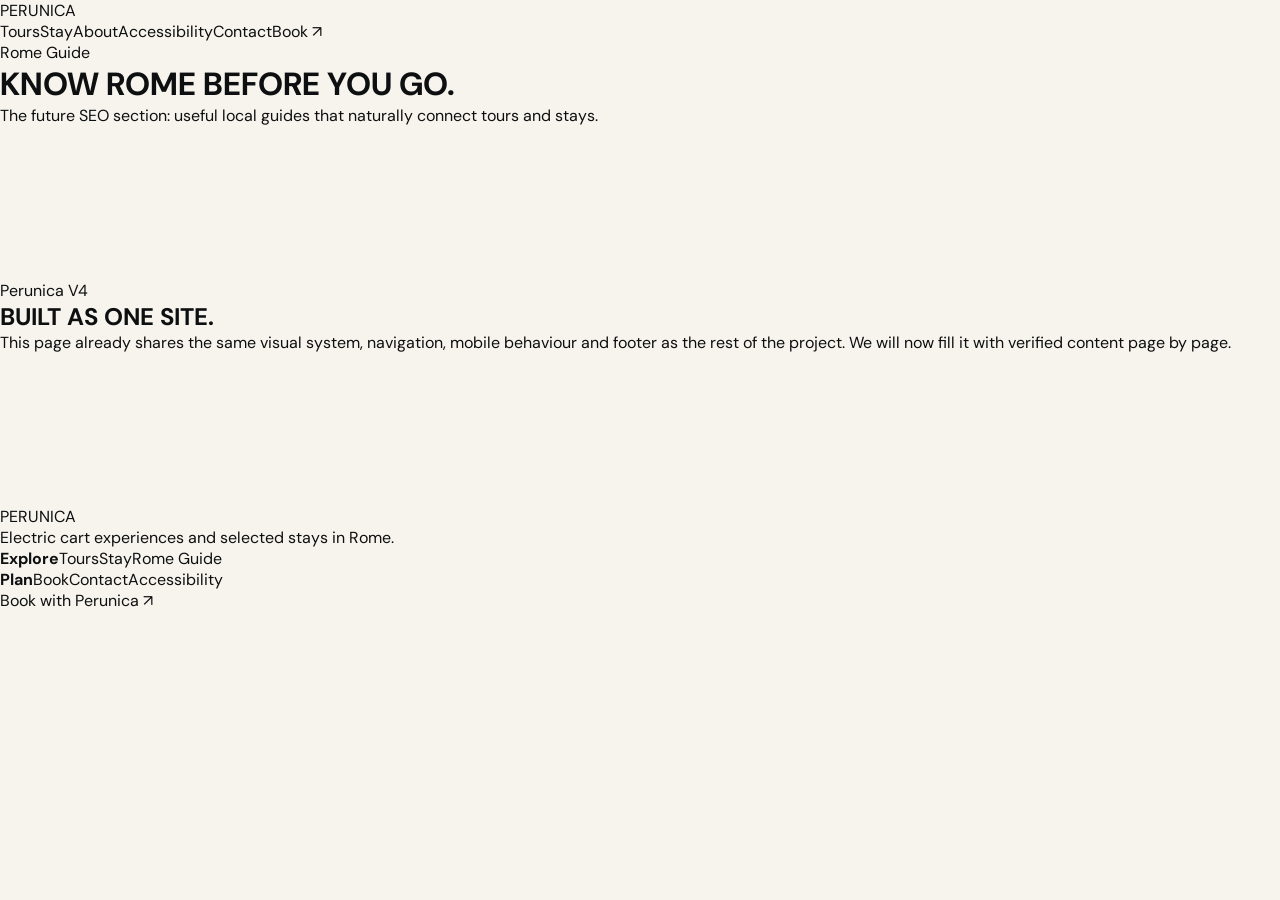
<file: journal.html>
<!doctype html><html lang="en"><head><meta charset="utf-8"><meta name="viewport" content="width=device-width,initial-scale=1"><title>Rome Guide — Perunica</title><link rel="stylesheet" href="css/style.css"></head><body><nav class="nav"><div class="wrap navrow"><a class="logo" href="index.html">PERUNICA</a><div class="links"><a href="tours.html">Tours</a><a href="stay.html">Stay</a><a href="about.html">About</a><a href="accessibility.html">Accessibility</a><a href="contact.html">Contact</a><a class="btn" href="book.html">Book ↗</a></div></div></nav><header class="pagehero"><div class="wrap"><div class="eye">Rome Guide</div><h1>KNOW ROME BEFORE YOU GO.</h1><p class="lead">The future SEO section: useful local guides that naturally connect tours and stays.</p></div></header><section class="section"><div class="wrap split"><div class="eye">Perunica V4</div><div><h2 class="display">BUILT AS ONE SITE.</h2><p class="lead">This page already shares the same visual system, navigation, mobile behaviour and footer as the rest of the project. We will now fill it with verified content page by page.</p></div></div></section><footer><div class="wrap foot"><div><div class="flogo">PERUNICA</div><p>Electric cart experiences and selected stays in Rome.</p></div><div><b>Explore</b><a href="tours.html">Tours</a><a href="stay.html">Stay</a><a href="journal.html">Rome Guide</a></div><div><b>Plan</b><a href="book.html">Book</a><a href="contact.html">Contact</a><a href="accessibility.html">Accessibility</a></div></div></footer><a class="mobile" href="book.html">Book with Perunica ↗</a><script src="js/main.js"></script></body></html>
</file>
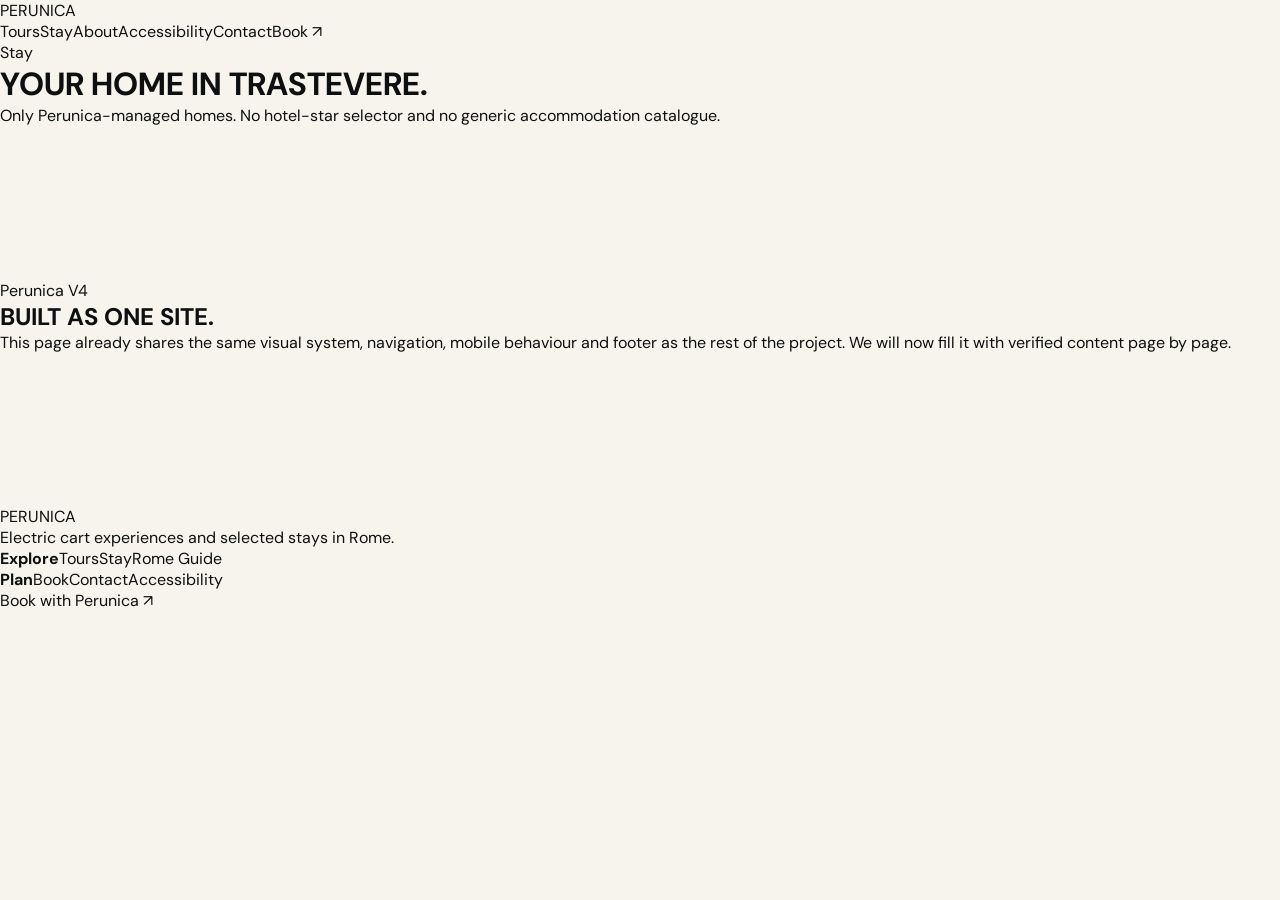
<file: stay.html>
<!doctype html><html lang="en"><head><meta charset="utf-8"><meta name="viewport" content="width=device-width,initial-scale=1"><title>Stay — Perunica</title><link rel="stylesheet" href="css/style.css"></head><body><nav class="nav"><div class="wrap navrow"><a class="logo" href="index.html">PERUNICA</a><div class="links"><a href="tours.html">Tours</a><a href="stay.html">Stay</a><a href="about.html">About</a><a href="accessibility.html">Accessibility</a><a href="contact.html">Contact</a><a class="btn" href="book.html">Book ↗</a></div></div></nav><header class="pagehero"><div class="wrap"><div class="eye">Stay</div><h1>YOUR HOME IN TRASTEVERE.</h1><p class="lead">Only Perunica-managed homes. No hotel-star selector and no generic accommodation catalogue.</p></div></header><section class="section"><div class="wrap split"><div class="eye">Perunica V4</div><div><h2 class="display">BUILT AS ONE SITE.</h2><p class="lead">This page already shares the same visual system, navigation, mobile behaviour and footer as the rest of the project. We will now fill it with verified content page by page.</p></div></div></section><footer><div class="wrap foot"><div><div class="flogo">PERUNICA</div><p>Electric cart experiences and selected stays in Rome.</p></div><div><b>Explore</b><a href="tours.html">Tours</a><a href="stay.html">Stay</a><a href="journal.html">Rome Guide</a></div><div><b>Plan</b><a href="book.html">Book</a><a href="contact.html">Contact</a><a href="accessibility.html">Accessibility</a></div></div></footer><a class="mobile" href="book.html">Book with Perunica ↗</a><script src="js/main.js"></script></body></html>
</file>
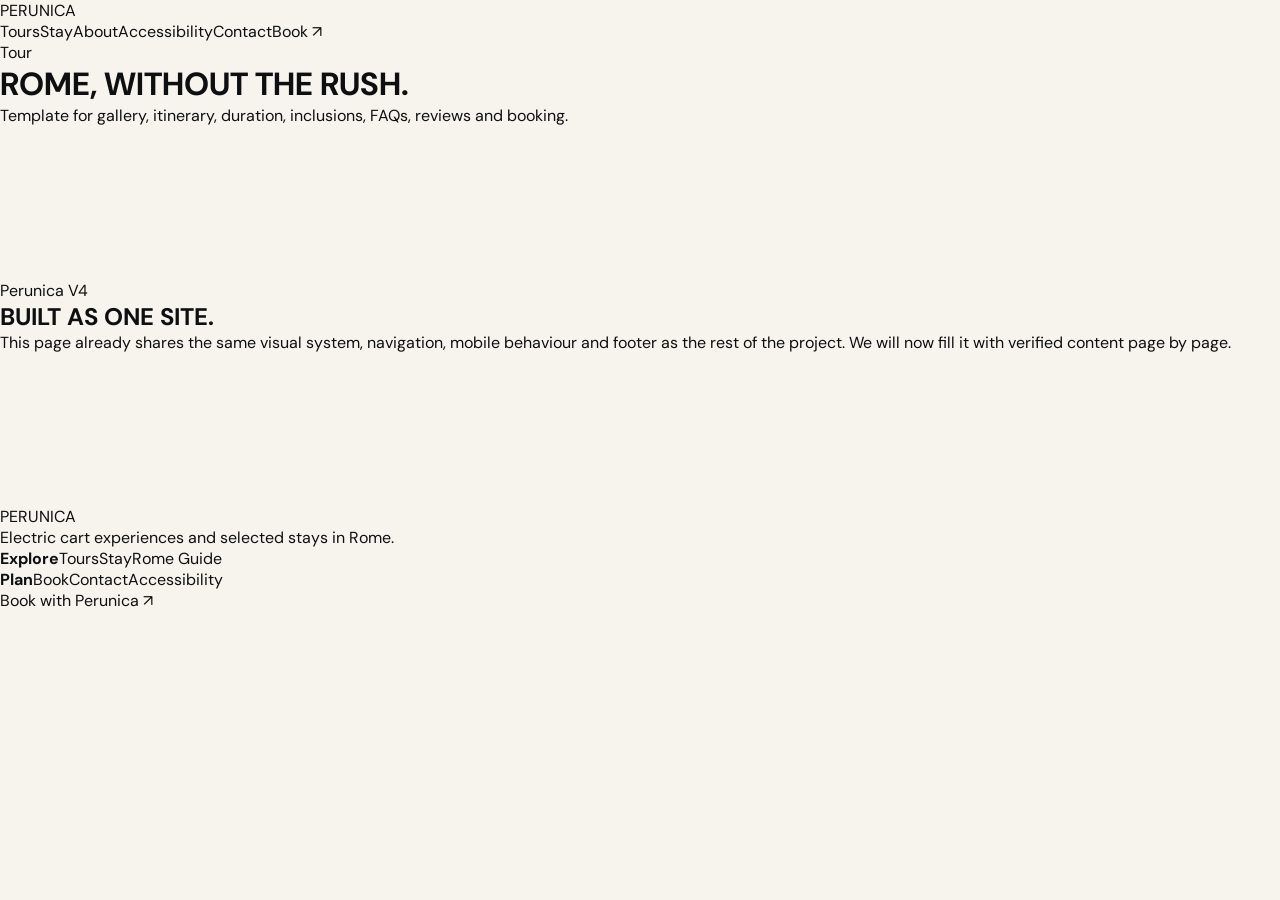
<file: tour.html>
<!doctype html><html lang="en"><head><meta charset="utf-8"><meta name="viewport" content="width=device-width,initial-scale=1"><title>Tour — Perunica</title><link rel="stylesheet" href="css/style.css"></head><body><nav class="nav"><div class="wrap navrow"><a class="logo" href="index.html">PERUNICA</a><div class="links"><a href="tours.html">Tours</a><a href="stay.html">Stay</a><a href="about.html">About</a><a href="accessibility.html">Accessibility</a><a href="contact.html">Contact</a><a class="btn" href="book.html">Book ↗</a></div></div></nav><header class="pagehero"><div class="wrap"><div class="eye">Tour</div><h1>ROME, WITHOUT THE RUSH.</h1><p class="lead">Template for gallery, itinerary, duration, inclusions, FAQs, reviews and booking.</p></div></header><section class="section"><div class="wrap split"><div class="eye">Perunica V4</div><div><h2 class="display">BUILT AS ONE SITE.</h2><p class="lead">This page already shares the same visual system, navigation, mobile behaviour and footer as the rest of the project. We will now fill it with verified content page by page.</p></div></div></section><footer><div class="wrap foot"><div><div class="flogo">PERUNICA</div><p>Electric cart experiences and selected stays in Rome.</p></div><div><b>Explore</b><a href="tours.html">Tours</a><a href="stay.html">Stay</a><a href="journal.html">Rome Guide</a></div><div><b>Plan</b><a href="book.html">Book</a><a href="contact.html">Contact</a><a href="accessibility.html">Accessibility</a></div></div></footer><a class="mobile" href="book.html">Book with Perunica ↗</a><script src="js/main.js"></script></body></html>
</file>
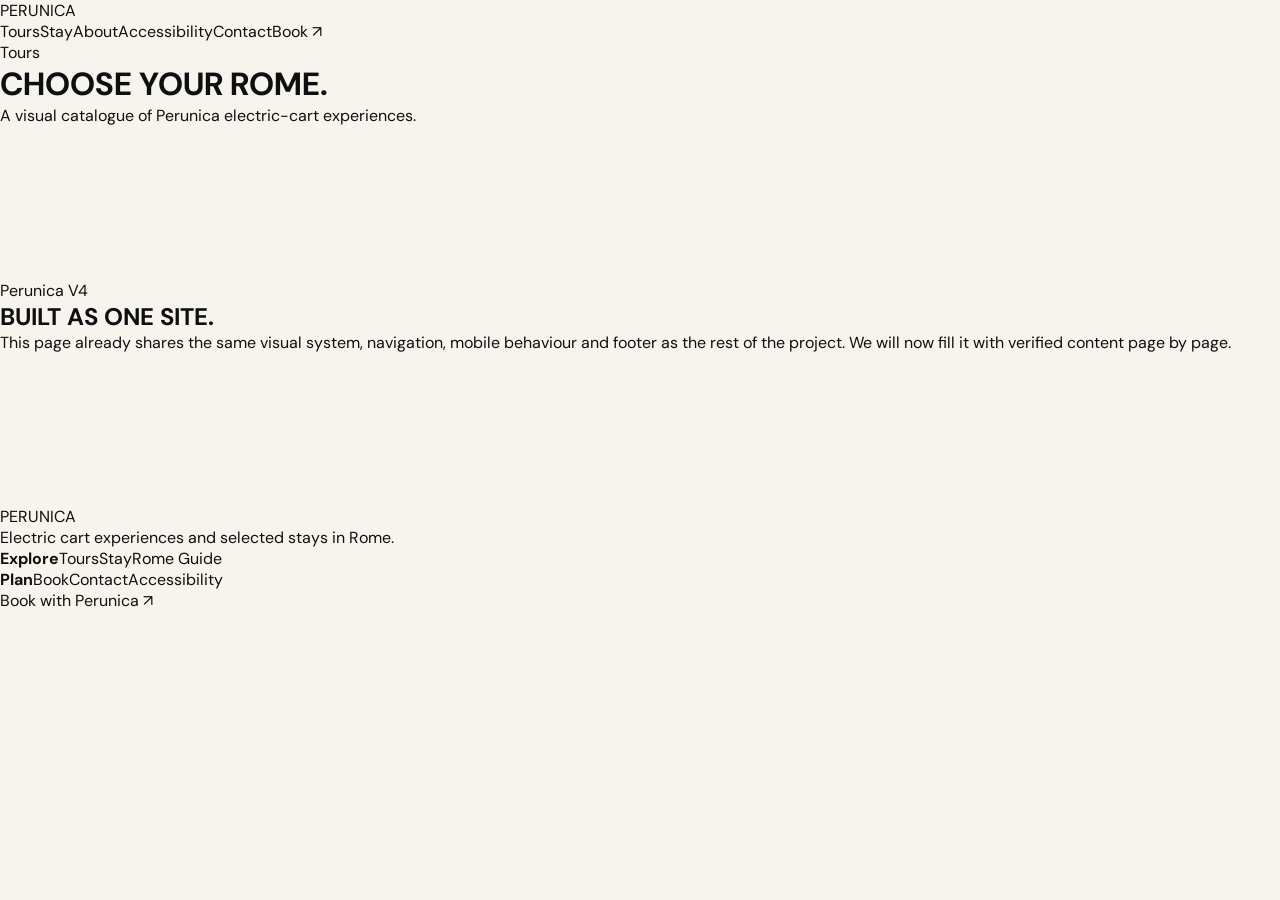
<file: tours.html>
<!doctype html><html lang="en"><head><meta charset="utf-8"><meta name="viewport" content="width=device-width,initial-scale=1"><title>Tours — Perunica</title><link rel="stylesheet" href="css/style.css"></head><body><nav class="nav"><div class="wrap navrow"><a class="logo" href="index.html">PERUNICA</a><div class="links"><a href="tours.html">Tours</a><a href="stay.html">Stay</a><a href="about.html">About</a><a href="accessibility.html">Accessibility</a><a href="contact.html">Contact</a><a class="btn" href="book.html">Book ↗</a></div></div></nav><header class="pagehero"><div class="wrap"><div class="eye">Tours</div><h1>CHOOSE YOUR ROME.</h1><p class="lead">A visual catalogue of Perunica electric-cart experiences.</p></div></header><section class="section"><div class="wrap split"><div class="eye">Perunica V4</div><div><h2 class="display">BUILT AS ONE SITE.</h2><p class="lead">This page already shares the same visual system, navigation, mobile behaviour and footer as the rest of the project. We will now fill it with verified content page by page.</p></div></div></section><footer><div class="wrap foot"><div><div class="flogo">PERUNICA</div><p>Electric cart experiences and selected stays in Rome.</p></div><div><b>Explore</b><a href="tours.html">Tours</a><a href="stay.html">Stay</a><a href="journal.html">Rome Guide</a></div><div><b>Plan</b><a href="book.html">Book</a><a href="contact.html">Contact</a><a href="accessibility.html">Accessibility</a></div></div></footer><a class="mobile" href="book.html">Book with Perunica ↗</a><script src="js/main.js"></script></body></html>
</file>
<file: css/style.css>
/* =========================================================
   PERUNICA TOURS — V4
========================================================= */

@import url('https://fonts.googleapis.com/css2?family=DM+Sans:wght@300;400;500;600&family=Italiana&display=swap');


:root {

    --orange: #ff5a1f;
    --orange-dark: #e94b13;

    --black: #0d0f10;
    --black-soft: #151719;

    --cream: #f2eee6;
    --paper: #f7f4ed;

    --white: #ffffff;
    --grey: #8c8c88;

    --serif: "Italiana", serif;
    --sans: "DM Sans", sans-serif;

    --pad: clamp(24px, 4vw, 72px);
}


/* RESET */

* {
    box-sizing: border-box;
    margin: 0;
    padding: 0;
}

html {
    scroll-behavior: smooth;
}

body {
    background: var(--paper);
    color: var(--black);
    font-family: var(--sans);
    overflow-x: hidden;
}

body.menu-open {
    overflow: hidden;
}

img {
    display: block;
    width: 100%;
}

a {
    color: inherit;
    text-decoration: none;
}

button {
    font: inherit;
}


/* =========================================================
   GLOBAL
========================================================= */

.container {
    width: min(1600px, calc(100% - (var(--pad) * 2)));
    margin: auto;
}

.section {
    padding: clamp(100px, 12vw, 190px) 0;
}

.section-index {
    font-size: 11px;
    font-weight: 600;
    letter-spacing: .2em;
    text-transform: uppercase;
}

.section-index.light {
    color: rgba(255,255,255,.58);
}


/* BUTTON */

.button {

    display: inline-flex;
    align-items: center;
    justify-content: space-between;
    gap: 40px;

    min-width: 220px;

    padding: 18px 22px;

    font-size: 11px;
    font-weight: 600;

    letter-spacing: .12em;
    text-transform: uppercase;

    transition:
        background .3s ease,
        color .3s ease,
        transform .3s ease;
}

.button span {
    font-size: 18px;
}

.button:hover {
    transform: translateY(-3px);
}

.button-orange {
    background: var(--orange);
    color: white;
}

.button-orange:hover {
    background: white;
    color: black;
}

.button-dark {
    background: var(--black);
    color: white;
}

.button-large {
    min-width: min(390px, 100%);
}


/* TEXT LINK */

.text-link {

    display: inline-flex;
    gap: 30px;
    align-items: center;

    padding-bottom: 8px;

    border-bottom: 1px solid rgba(255,255,255,.35);

    font-size: 12px;
    letter-spacing: .12em;
    text-transform: uppercase;
}

.text-link span {
    font-size: 18px;
}

.dark-link {
    border-color: rgba(0,0,0,.25);
}


/* =========================================================
   HEADER
========================================================= */

.site-header {

    position: fixed;
    z-index: 1000;

    top: 0;
    left: 0;

    width: 100%;

    height: 92px;

    display: grid;
    grid-template-columns: 1fr auto 1fr;
    align-items: center;

    padding: 0 var(--pad);

    color: white;

    transition:
        background .35s ease,
        color .35s ease,
        height .35s ease;
}

.site-header.scrolled {

    height: 72px;

    background: rgba(247,244,237,.94);

    backdrop-filter: blur(16px);

    color: var(--black);

    border-bottom: 1px solid rgba(0,0,0,.08);
}


/* BRAND */

.brand {

    justify-self: start;

    display: flex;
    align-items: center;
    gap: 11px;
}

.brand-mark {

    width: 38px;
    height: 38px;

    display: grid;
    place-items: center;

    border: 1px solid currentColor;
    border-radius: 50%;

    font-family: var(--serif);
    font-size: 20px;
}

.brand-text {
    display: flex;
    flex-direction: column;
}

.brand-text strong {

    font-size: 13px;
    letter-spacing: .14em;
}

.brand-text small {

    margin-top: 2px;

    font-size: 8px;
    letter-spacing: .32em;

    opacity: .65;
}


/* NAV */

.desktop-nav {

    display: flex;
    gap: clamp(22px, 2.5vw, 44px);

    font-size: 11px;
    font-weight: 500;

    letter-spacing: .08em;
    text-transform: uppercase;
}

.desktop-nav a {

    position: relative;
    padding: 8px 0;
}

.desktop-nav a::after {

    content: "";

    position: absolute;

    left: 0;
    bottom: 0;

    width: 0;
    height: 1px;

    background: currentColor;

    transition: width .3s ease;
}

.desktop-nav a:hover::after {
    width: 100%;
}


/* BOOK */

.nav-book {

    justify-self: end;

    display: flex;
    align-items: center;
    gap: 18px;

    background: var(--orange);
    color: white;

    padding: 14px 19px;

    font-size: 10px;
    font-weight: 600;

    letter-spacing: .12em;
    text-transform: uppercase;
}

.nav-book span {
    font-size: 16px;
}


/* MENU BUTTON */

.menu-toggle {

    display: none;

    justify-self: end;

    width: 42px;
    height: 42px;

    border: 0;
    background: transparent;

    cursor: pointer;
}

.menu-toggle span {

    display: block;

    width: 25px;
    height: 1px;

    margin: 7px auto;

    background: currentColor;

    transition: .3s ease;
}


/* =========================================================
   MOBILE MENU
========================================================= */

.mobile-menu {

    position: fixed;
    z-index: 900;

    inset: 0;

    background: var(--orange);

    color: white;

    padding:
        130px
        var(--pad)
        110px;

    display: flex;
    flex-direction: column;
    justify-content: space-between;

    opacity: 0;
    visibility: hidden;

    transform: translateY(-15px);

    transition:
        opacity .35s ease,
        transform .35s ease,
        visibility .35s;
}

.mobile-menu.open {

    opacity: 1;
    visibility: visible;
    transform: none;
}

.mobile-menu nav {
    display: flex;
    flex-direction: column;
}

.mobile-menu nav a {

    display: flex;
    align-items: flex-start;
    gap: 20px;

    padding: 13px 0;

    font-family: var(--serif);

    font-size: clamp(40px, 12vw, 70px);
    line-height: .95;

    border-bottom: 1px solid rgba(255,255,255,.22);
}

.mobile-menu nav span {

    margin-top: 7px;

    font-family: var(--sans);
    font-size: 9px;

    letter-spacing: .15em;
}

.mobile-book {

    display: flex;
    justify-content: space-between;

    font-size: 12px;

    letter-spacing: .12em;
    text-transform: uppercase;
}


/* =========================================================
   HERO
========================================================= */

.hero {

    position: relative;

    height: max(760px, 100svh);

    overflow: hidden;

    color: white;

    background: black;
}

.hero-media {

    position: absolute;
    inset: 0;

    background-image:
        url("../img/cart/perunica-cart-colosseo.webp");

    background-size: cover;

    background-position: center 52%;

    transform: scale(1.04);

    will-change: transform;
}

.hero-shade {

    position: absolute;
    inset: 0;

    background:
        linear-gradient(
            90deg,
            rgba(0,0,0,.55) 0%,
            rgba(0,0,0,.18) 50%,
            rgba(0,0,0,.18) 100%
        ),
        linear-gradient(
            0deg,
            rgba(0,0,0,.55) 0%,
            transparent 55%
        );
}

.hero-topline {

    position: absolute;

    top: 125px;
    left: var(--pad);

    z-index: 2;

    font-size: 10px;
    font-weight: 600;

    letter-spacing: .22em;
}

.hero-content {

    position: absolute;
    z-index: 2;

    left: var(--pad);
    right: var(--pad);
    bottom: clamp(80px, 9vh, 125px);
}

.hero h1 {

    max-width: 930px;

    font-family: var(--serif);
    font-weight: 400;

    font-size: clamp(82px, 11vw, 190px);
    line-height: .69;

    letter-spacing: -.055em;
}

.hero h1 span {
    display: block;
}

.hero h1 span:nth-child(2) {
    padding-left: clamp(15px, 7vw, 120px);
}

.hero h1 em {

    color: var(--orange);

    font-style: normal;
}

.hero-bottom {

    margin-top: clamp(45px, 6vh, 80px);

    display: flex;
    align-items: flex-end;

    gap: clamp(50px, 10vw, 160px);
}

.hero-bottom p {

    max-width: 470px;

    font-size: clamp(15px, 1.25vw, 20px);
    line-height: 1.55;
}

.hero-scroll {

    position: absolute;

    z-index: 2;

    right: var(--pad);
    bottom: 30px;

    display: flex;
    align-items: center;
    gap: 12px;

    font-size: 8px;
    letter-spacing: .18em;
}

.hero-scroll span {

    width: 35px;
    height: 1px;

    background: white;
}


/* =========================================================
   MANIFESTO
========================================================= */

.manifesto {
    background: var(--paper);
}

.manifesto-grid {

    display: grid;

    grid-template-columns:
        minmax(180px, .6fr)
        2fr;

    gap: 80px;
}

.manifesto-copy h2 {

    max-width: 1000px;

    font-family: var(--serif);
    font-weight: 400;

    font-size: clamp(60px, 8vw, 135px);
    line-height: .82;

    letter-spacing: -.045em;
}

.manifesto-copy p {

    width: min(560px, 100%);

    margin-top: 45px;
    margin-left: auto;

    font-size: clamp(17px, 1.4vw, 22px);
    line-height: 1.65;
}

.manifesto-copy p + p {
    margin-top: 20px;
}


/* =========================================================
   EXPERIENCE
========================================================= */

.experience {

    display: grid;
    grid-template-columns: 1.45fr .75fr;

    min-height: 850px;

    background: black;
}

.experience-card {

    position: relative;

    min-height: 750px;

    overflow: hidden;

    color: white;
}

.experience-card img {

    position: absolute;
    inset: 0;

    width: 100%;
    height: 100%;

    object-fit: cover;

    transition: transform 1.2s cubic-bezier(.2,.7,.2,1);
}

.experience-card:hover img {
    transform: scale(1.045);
}

.experience-overlay {

    position: absolute;
    inset: 0;

    background:
        linear-gradient(
            0deg,
            rgba(0,0,0,.72),
            transparent 62%
        );
}

.experience-copy {

    position: absolute;

    z-index: 2;

    left: clamp(25px, 4vw, 70px);
    bottom: clamp(35px, 6vw, 75px);
}

.experience-copy > span {

    display: block;

    margin-bottom: 18px;

    font-size: 9px;
    font-weight: 600;

    letter-spacing: .2em;
}

.experience-copy h3 {

    font-family: var(--serif);
    font-weight: 400;

    font-size: clamp(45px, 5vw, 85px);
    line-height: .87;

    letter-spacing: -.035em;
}

.experience-small .experience-copy h3 {
    font-size: clamp(42px, 4vw, 65px);
}

.experience-copy p {

    margin-top: 20px;

    font-size: 12px;

    opacity: .75;
}

.circle-arrow {

    position: absolute;

    z-index: 3;

    right: 35px;
    bottom: 35px;

    width: 62px;
    height: 62px;

    display: grid;
    place-items: center;

    border: 1px solid rgba(255,255,255,.55);
    border-radius: 50%;

    font-size: 23px;

    transition:
        background .3s,
        color .3s;
}

.experience-card:hover .circle-arrow {

    background: white;
    color: black;
}


/* =========================================================
   CART STORY
========================================================= */

.cart-story {

    min-height: 900px;

    display: grid;
    grid-template-columns: 1.3fr .7fr;

    background: var(--orange);
    color: white;
}

.cart-image {
    overflow: hidden;
}

.cart-image img {

    width: 100%;
    height: 100%;

    object-fit: cover;
}

.cart-copy {

    display: flex;
    flex-direction: column;
    justify-content: center;

    padding:
        clamp(70px, 8vw, 130px)
        clamp(35px, 5vw, 90px);
}

.cart-copy h2 {

    margin-top: 50px;

    font-family: var(--serif);
    font-weight: 400;

    font-size: clamp(65px, 7vw, 120px);
    line-height: .78;

    letter-spacing: -.05em;
}

.cart-copy h2 span {
    color: var(--black);
}

.cart-copy > p {

    max-width: 520px;

    margin-top: 45px;

    font-size: clamp(16px, 1.3vw, 20px);
    line-height: 1.65;
}

.cart-facts {

    display: grid;
    grid-template-columns: repeat(3, 1fr);

    margin: 55px 0;

    border-top: 1px solid rgba(255,255,255,.4);
    border-bottom: 1px solid rgba(255,255,255,.4);
}

.cart-facts div {

    padding: 24px 10px 24px 0;
}

.cart-facts strong {

    display: block;

    font-family: var(--serif);
    font-size: clamp(28px, 2.5vw, 45px);
    font-weight: 400;
}

.cart-facts span {

    display: block;

    margin-top: 6px;

    font-size: 9px;

    letter-spacing: .12em;
    text-transform: uppercase;
}


/* =========================================================
   ROME
========================================================= */

.rome-section {
    background: var(--black);
    color: white;
}

.rome-heading {

    display: grid;

    grid-template-columns: 1.4fr .6fr;

    gap: 80px;

    align-items: end;

    margin-bottom: 90px;
}

.rome-heading h2 {

    margin-top: 30px;

    font-family: var(--serif);
    font-weight: 400;

    font-size: clamp(65px, 8vw, 130px);
    line-height: .82;

    letter-spacing: -.045em;
}

.rome-heading > p {

    max-width: 430px;

    font-size: 17px;
    line-height: 1.65;

    color: rgba(255,255,255,.67);
}

.rome-grid {

    display: grid;

    grid-template-columns: 1.25fr .75fr;

    grid-template-rows:
        minmax(350px, 55vh)
        minmax(350px, 55vh);

    gap: 15px;
}

.rome-photo {

    position: relative;

    overflow: hidden;

    background: #222;
}

.rome-photo-a {
    grid-row: 1 / 3;
}

.rome-photo img {

    width: 100%;
    height: 100%;

    object-fit: cover;

    transition: transform 1s ease;
}

.rome-photo:hover img {
    transform: scale(1.025);
}

.rome-photo figcaption {

    position: absolute;

    left: 25px;
    bottom: 20px;

    padding: 10px 13px;

    background: rgba(0,0,0,.5);

    backdrop-filter: blur(8px);

    font-size: 9px;

    letter-spacing: .16em;
}


/* =========================================================
   STAY
========================================================= */

.stay-section {

    padding: clamp(100px, 12vw, 180px) 0;

    background: var(--cream);
}

.stay-head {

    display: grid;
    grid-template-columns: 1.4fr .6fr;

    gap: 80px;

    align-items: end;

    margin-bottom: 80px;
}

.stay-head h2 {

    margin-top: 30px;

    font-family: var(--serif);
    font-weight: 400;

    font-size: clamp(60px, 7.5vw, 125px);
    line-height: .8;

    letter-spacing: -.045em;
}

.stay-head h2 span {

    display: block;

    color: var(--orange);
}

.stay-intro p {

    max-width: 430px;

    margin-bottom: 15px;

    font-size: 16px;
    line-height: 1.65;
}

.stay-intro .text-link {
    margin-top: 25px;
}

.stay-grid {

    display: grid;
    grid-template-columns: repeat(3, 1fr);

    gap: 16px;
}

.stay-card {
    display: block;
}

.stay-image {

    position: relative;

    aspect-ratio: 4 / 5;

    overflow: hidden;

    background: #ddd;
}

.stay-image img {

    width: 100%;
    height: 100%;

    object-fit: cover;

    transition: transform .8s ease;
}

.stay-card:hover img {
    transform: scale(1.035);
}

.stay-number {

    position: absolute;

    top: 15px;
    left: 15px;

    width: 40px;
    height: 40px;

    display: grid;
    place-items: center;

    border-radius: 50%;

    background: white;

    font-size: 9px;
}

.stay-info {

    display: flex;
    align-items: flex-end;
    justify-content: space-between;

    padding: 22px 2px;
}

.stay-info span {

    font-size: 9px;
    letter-spacing: .16em;
}

.stay-info h3 {

    margin-top: 7px;

    font-family: var(--serif);
    font-size: clamp(25px, 2vw, 35px);
    font-weight: 400;
}

.stay-arrow {
    font-size: 24px !important;
}


/* =========================================================
   WHY
========================================================= */

.why-section {

    padding: clamp(110px, 12vw, 190px) 0;

    background: var(--orange);
    color: white;
}

.why-grid {

    display: grid;
    grid-template-columns: .9fr 1.1fr;

    gap: clamp(70px, 10vw, 170px);

    margin-top: 70px;
}

.why-grid > h2 {

    font-family: var(--serif);
    font-weight: 400;

    font-size: clamp(70px, 8vw, 135px);
    line-height: .76;

    letter-spacing: -.05em;
}

.why-grid > h2 span {
    color: var(--black);
}

.reasons article {

    display: grid;

    grid-template-columns: 50px 1fr;

    gap: 25px;

    padding: 30px 0;

    border-top: 1px solid rgba(255,255,255,.4);
}

.reasons article:last-child {
    border-bottom: 1px solid rgba(255,255,255,.4);
}

.reasons article > span {

    font-size: 10px;
    letter-spacing: .12em;
}

.reasons h3 {

    font-family: var(--serif);
    font-weight: 400;

    font-size: clamp(27px, 2.5vw, 40px);
}

.reasons p {

    max-width: 500px;

    margin-top: 10px;

    font-size: 15px;
    line-height: 1.6;
}


/* =========================================================
   ACCESSIBILITY
========================================================= */

.access-section {

    display: grid;
    grid-template-columns: 1.25fr .75fr;

    min-height: 800px;

    background: var(--paper);
}

.access-photo {

    min-height: 650px;

    overflow: hidden;
}

.access-photo img {

    width: 100%;
    height: 100%;

    object-fit: cover;
}

.access-copy {

    display: flex;
    flex-direction: column;
    justify-content: center;

    padding: clamp(60px, 7vw, 120px);
}

.access-copy h2 {

    margin-top: 45px;

    font-family: var(--serif);
    font-weight: 400;

    font-size: clamp(55px, 6vw, 105px);
    line-height: .82;

    letter-spacing: -.045em;
}

.access-copy h2 span {
    color: var(--orange);
}

.access-copy p {

    max-width: 480px;

    margin: 40px 0;

    font-size: 17px;
    line-height: 1.7;
}


/* =========================================================
   FINAL CTA
========================================================= */

.final-cta {

    position: relative;

    min-height: 95vh;

    display: flex;
    align-items: center;

    overflow: hidden;

    color: white;

    background: black;
}

.final-bg {

    position: absolute;
    inset: 0;

    background:
        url("../img/cart/perunica-cart-rome-night.webp")
        center / cover no-repeat;

    transform: scale(1.03);
}

.final-shade {

    position: absolute;
    inset: 0;

    background:
        linear-gradient(
            90deg,
            rgba(0,0,0,.72),
            rgba(0,0,0,.15)
        );
}

.final-content {

    position: relative;
    z-index: 2;

    width: min(1600px, calc(100% - (var(--pad) * 2)));

    margin: auto;
}

.final-content h2 {

    margin-top: 40px;

    font-family: var(--serif);
    font-weight: 400;

    font-size: clamp(85px, 12vw, 190px);
    line-height: .72;

    letter-spacing: -.055em;
}

.final-content h2 span {
    color: var(--orange);
}

.final-content p {

    margin: 45px 0 35px;

    font-size: clamp(17px, 1.5vw, 22px);
    line-height: 1.55;
}


/* =========================================================
   FOOTER
========================================================= */

.site-footer {

    padding:
        90px
        var(--pad)
        45px;

    background: var(--black);
    color: white;
}

.footer-top {

    display: grid;
    grid-template-columns: 1fr 1fr;

    gap: 80px;

    padding-bottom: 90px;
}

.footer-logo {

    font-family: var(--serif);

    font-size: clamp(50px, 6vw, 95px);

    letter-spacing: -.04em;
}

.footer-logo span {
    color: var(--orange);
}

.footer-brand p {

    margin-top: 20px;

    color: rgba(255,255,255,.55);

    line-height: 1.6;
}

.footer-links {

    display: grid;
    grid-template-columns: repeat(2, 1fr);

    gap: 60px;
}

.footer-links div {

    display: flex;
    flex-direction: column;
    gap: 12px;
}

.footer-links div > span {

    margin-bottom: 12px;

    color: rgba(255,255,255,.4);

    font-size: 9px;

    letter-spacing: .16em;
}

.footer-links a {

    width: max-content;

    font-family: var(--serif);
    font-size: 25px;
}

.footer-bottom {

    display: flex;
    justify-content: space-between;
    gap: 30px;

    padding-top: 25px;

    border-top: 1px solid rgba(255,255,255,.15);

    color: rgba(255,255,255,.4);

    font-size: 9px;

    letter-spacing: .12em;
}

.footer-bottom div {
    display: flex;
    gap: 25px;
}


/* =========================================================
   REVEALS
========================================================= */

.reveal {

    opacity: 0;

    transform: translateY(50px);

    transition:
        opacity .9s ease,
        transform .9s cubic-bezier(.2,.7,.2,1);
}

.reveal.visible {

    opacity: 1;
    transform: none;
}


/* =========================================================
   CURSOR
========================================================= */

.cursor {

    position: fixed;
    z-index: 9999;

    top: 0;
    left: 0;

    width: 12px;
    height: 12px;

    border-radius: 50%;

    background: var(--orange);

    pointer-events: none;

    transform: translate(-50%, -50%);

    transition:
        width .2s,
        height .2s,
        background .2s;

    mix-blend-mode: difference;
}

.cursor.hover {

    width: 42px;
    height: 42px;

    background: white;
}


/* MOBILE BOOK BAR */

.mobile-book-bar {
    display: none;
}


/* =========================================================
   TABLET
========================================================= */

@media (max-width: 1100px) {

    .desktop-nav {
        display: none;
    }

    .site-header {
        grid-template-columns: 1fr auto;
    }

    .nav-book {
        display: none;
    }

    .menu-toggle {
        display: block;
    }

    .experience {
        grid-template-columns: 1fr 1fr;
    }

    .cart-story {
        grid-template-columns: 1fr;
    }

    .cart-image {
        height: 65vw;
        max-height: 750px;
    }

    .rome-heading,
    .stay-head,
    .why-grid {
        grid-template-columns: 1fr;
    }

    .rome-heading > p,
    .stay-intro {
        margin-left: auto;
        width: min(500px, 100%);
    }

    .access-section {
        grid-template-columns: 1fr;
    }

    .access-photo {
        height: 70vw;
    }

}


/* =========================================================
   MOBILE
========================================================= */

@media (max-width: 760px) {

    :root {
        --pad: 20px;
    }

    body {
        padding-bottom: 62px;
    }

    .cursor {
        display: none;
    }

    .site-header {
        height: 72px;
    }

    .site-header.scrolled {
        height: 64px;
    }

    .brand-mark {
        width: 33px;
        height: 33px;
        font-size: 17px;
    }

    .brand-text strong {
        font-size: 11px;
    }


    /* HERO */

    .hero {
        height: 100svh;
        min-height: 680px;
    }

    .hero-media {

        background-position: 57% center;

        transform: scale(1.02);
    }

    .hero-shade {

        background:
            linear-gradient(
                0deg,
                rgba(0,0,0,.72),
                rgba(0,0,0,.05) 75%
            );
    }

    .hero-topline {

        top: 100px;

        font-size: 8px;
    }

    .hero-content {

        bottom: 65px;
    }

    .hero h1 {

        font-size: clamp(66px, 24vw, 105px);
        line-height: .72;
    }

    .hero h1 span:nth-child(2) {
        padding-left: 0;
    }

    .hero-bottom {

        margin-top: 38px;

        display: block;
    }

    .hero-bottom p {

        max-width: 330px;

        font-size: 15px;
    }

    .hero-bottom .button {

        margin-top: 25px;

        width: 100%;
    }

    .hero-scroll {
        display: none;
    }


    /* MANIFESTO */

    .section {
        padding: 95px 0;
    }

    .manifesto-grid {
        grid-template-columns: 1fr;
        gap: 35px;
    }

    .manifesto-copy h2 {

        font-size: clamp(58px, 18vw, 90px);
    }

    .manifesto-copy p {

        margin-left: 0;
        margin-top: 35px;

        font-size: 16px;
    }


    /* EXPERIENCE */

    .experience {
        display: block;
    }

    .experience-card {

        display: block;

        min-height: 78svh;
    }

    .experience-small {
        min-height: 68svh;
    }

    .experience-copy {

        left: 22px;
        right: 22px;
        bottom: 35px;
    }

    .experience-copy h3,
    .experience-small .experience-copy h3 {

        font-size: clamp(48px, 14vw, 70px);
    }

    .circle-arrow {

        width: 48px;
        height: 48px;

        right: 20px;
        top: 20px;
        bottom: auto;
    }


    /* CART */

    .cart-image {

        height: 75svh;
        max-height: none;
    }

    .cart-copy {

        padding: 80px 20px;
    }

    .cart-copy h2 {

        margin-top: 35px;

        font-size: clamp(62px, 20vw, 95px);
    }

    .cart-copy > p {

        margin-top: 30px;

        font-size: 16px;
    }

    .cart-facts {

        grid-template-columns: 1fr;

        margin: 40px 0;
    }

    .cart-facts div {

        display: flex;
        justify-content: space-between;
        align-items: center;

        padding: 18px 0;

        border-bottom: 1px solid rgba(255,255,255,.25);
    }

    .cart-facts div:last-child {
        border-bottom: 0;
    }


    /* ROME */

    .rome-heading {

        gap: 35px;

        margin-bottom: 45px;
    }

    .rome-heading h2 {

        font-size: clamp(62px, 18vw, 90px);
    }

    .rome-heading > p {

        margin-left: 0;

        font-size: 15px;
    }

    .rome-grid {

        display: block;
    }

    .rome-photo {

        height: 65svh;

        margin-bottom: 10px;
    }

    .rome-photo-a {

        height: 78svh;
    }


    /* STAY */

    .stay-section {
        padding: 95px 0;
    }

    .stay-head {

        gap: 40px;

        margin-bottom: 55px;
    }

    .stay-head h2 {

        font-size: clamp(60px, 18vw, 90px);
    }

    .stay-intro {

        width: 100%;
        margin-left: 0;
    }

    .stay-grid {

        grid-template-columns: 1fr;

        gap: 45px;
    }

    .stay-image {
        aspect-ratio: 4 / 4.5;
    }


    /* WHY */

    .why-section {
        padding: 95px 0;
    }

    .why-grid {

        margin-top: 45px;

        gap: 70px;
    }

    .why-grid > h2 {

        font-size: clamp(65px, 20vw, 100px);
    }


    /* ACCESS */

    .access-photo {

        min-height: 0;
        height: 65svh;
    }

    .access-copy {

        padding: 80px 20px;
    }

    .access-copy h2 {

        margin-top: 35px;

        font-size: clamp(55px, 17vw, 85px);
    }

    .access-copy p {

        margin: 30px 0;

        font-size: 16px;
    }


    /* FINAL */

    .final-cta {

        min-height: 90svh;
    }

    .final-bg {
        background-position: 57% center;
    }

    .final-content h2 {

        font-size: clamp(80px, 25vw, 120px);
    }

    .final-content p {

        margin-top: 35px;

        font-size: 16px;
    }

    .button-large {
        width: 100%;
    }


    /* FOOTER */

    .site-footer {

        padding:
            70px
            20px
            35px;
    }

    .footer-top {

        grid-template-columns: 1fr;

        gap: 70px;

        padding-bottom: 70px;
    }

    .footer-links {

        gap: 30px;
    }

    .footer-links a {
        font-size: 21px;
    }

    .footer-bottom {

        flex-direction: column;
    }

    .footer-bottom div {

        flex-wrap: wrap;

        gap: 15px;
    }


    /* FIXED MOBILE CTA */

    .mobile-book-bar {

        position: fixed;

        z-index: 800;

        left: 0;
        right: 0;
        bottom: 0;

        height: 62px;

        display: flex;
        align-items: center;
        justify-content: space-between;

        padding: 0 20px;

        background: var(--orange);
        color: white;

        font-size: 10px;
        font-weight: 600;

        letter-spacing: .12em;
    }

    .mobile-book-bar span {
        font-size: 20px;
    }

}


/* REDUCED MOTION */

@media (prefers-reduced-motion: reduce) {

    * {
        scroll-behavior: auto !important;
        transition-duration: .01ms !important;
        animation-duration: .01ms !important;
    }

}
</file>
